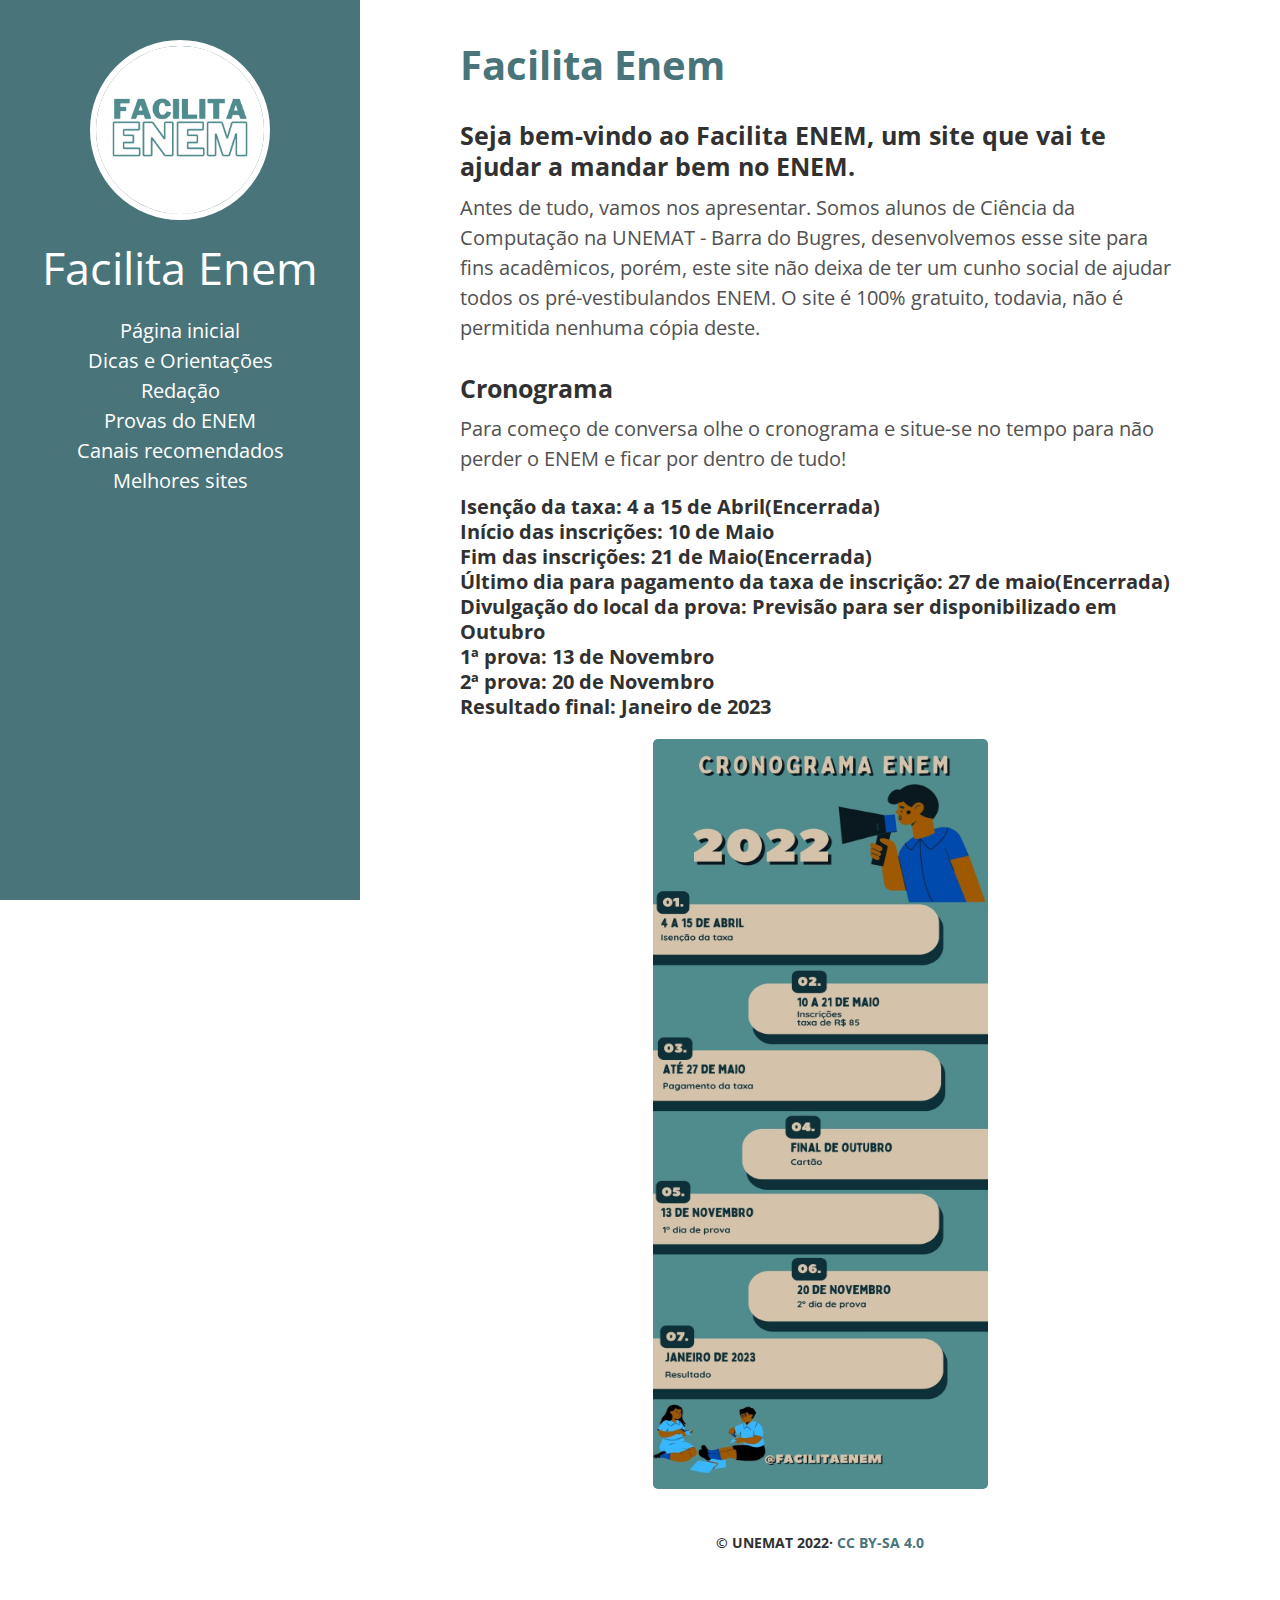
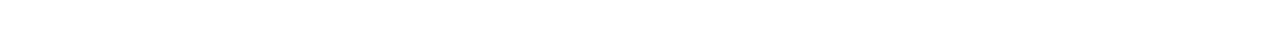
<file: index.html>
<!DOCTYPE html>
<html xmlns="http://www.w3.org/1999/xhtml" xml:lang="en" lang="en">

<head>
  <meta http-equiv="content-type" content="text/html; charset=utf-8">
  <meta name="viewport" content="width=device-width, initial-scale=1.0">
  <meta name="generator" content="Hugo 0.64.1" />

  <title>FACILITA ENEM</title>
     <link rel="icon" type="image/x-icon" href="enem2.png">
  
    <meta name="description" content="" />
  <meta property="og:locale" content="en" />


  <meta property="og:image" content="https://themes.gohugo.io//theme/soho/images/profile.png">


  <meta property="og:type" content="blog" />
  <meta property="og:site_name" content="Facilita Enem" />
  <meta property="og:title" content="Facilita Enem" />
  <meta property="og:description" content="Site com dicas e orientações para você se dar bem no enem" />


  <link type="text/css" rel="stylesheet" href="estilo.css" media="print">

  <link type="text/css" rel="stylesheet" href="estilo2.css">

  <link type="text/css" rel="stylesheet" href="estilo3.css">

  <link rel="stylesheet" href="https://fonts.googleapis.com/css?family=Open+Sans:400,400i,700&display=swap">

  <link rel="stylesheet" href="https://cdnjs.cloudflare.com/ajax/libs/font-awesome/5.12.1/css/all.min.css"
    integrity="sha256-mmgLkCYLUQbXn0B1SRqzHar6dCnv9oZFPEC1g1cwlkk=" crossorigin="anonymous" />

  <link rel="shortcut icon" href="#">

</head>

<body>
  <aside class="sidebar">
    <div class="container">
      <div class="sidebar-about">
        <div class="author-image">
          <img src="enem.png" class="img-circle img-headshot center" alt="Profile Picture">
        </div>
        <h1>Facilita Enem</h1>
      </div>

      <nav>
        <ul class="sidebar-nav">
            <li><a href="index.html">Página inicial</a></li>
            <li><a href="orientacoes.html">Dicas e Orientações</a></li>
            <li><a href="redação.html">Redação</a></li>
            <li><a href="provasEnem.html">Provas do ENEM</a></li>
            <li><a href="canal.html">Canais recomendados</a></li>
            <li><a href="sites.html">Melhores sites</a></li>
        </ul>
    </nav>

    </div>
  </aside>

  <main class="content container">
    <div class="posts">
      <article class="post">
        <h1 class="post-title">
          <a>Facilita Enem</a>
        </h1>

        <div id="meio">
          <h3>
            Seja bem-vindo ao Facilita ENEM, um site que vai te ajudar a mandar bem no ENEM.
          </h3>
          <p>Antes de tudo, vamos nos apresentar. Somos alunos de Ciência da Computação na UNEMAT - Barra do Bugres, desenvolvemos esse site
            para
            fins
            acadêmicos, porém, este site não deixa de ter um cunho social
            de ajudar todos os pré-vestibulandos ENEM. O site é 100% gratuito, todavia, não é permitida nenhuma cópia
            deste.
            <br> </p>
          <h3>Cronograma</h3>
          <p>
            Para começo de conversa olhe o cronograma e situe-se no tempo para não perder o ENEM e ficar por dentro de
            tudo!<br>
          <div id="cronograma">
            <h4> Isenção da taxa: 4 a 15 de Abril(Encerrada)<br>
              Início das inscrições: 10 de Maio<br>
              Fim das inscrições: 21 de Maio(Encerrada)<br>
              Último dia para pagamento da taxa de inscrição: 27 de maio(Encerrada)<br>
              Divulgação do local da prova: Previsão para ser disponibilizado em Outubro<br>
              1ª prova: 13 de Novembro<br>
              2ª prova: 20 de Novembro<br>
              Resultado final: Janeiro de 2023<br>
              <figure>
               <center><img src="cronograma.jpg" width=335 height=750/></center>
              </figure><object width="425" height="350">
            </h4>
          </div>
        </div>
      </article>
    </div>
  </main>

  <br>
  <footer>
    <div class="copyright">
      &copy; UNEMAT 2022· <a href="">CC BY-SA 4.0</a>
    </div>
  </footer>

</body>

</html>
</file>
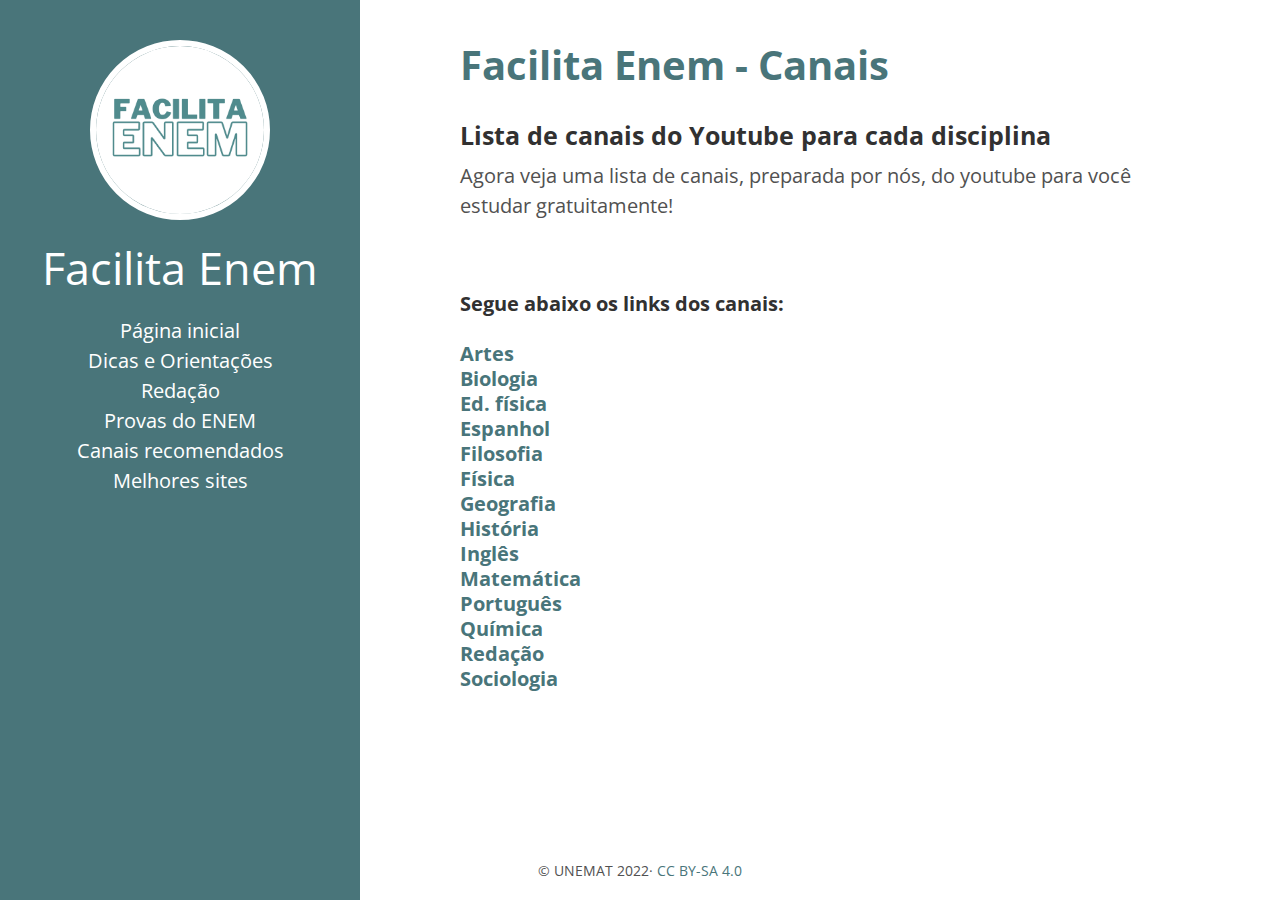
<file: canal.html>
<!DOCTYPE html>
<html xmlns="http://www.w3.org/1999/xhtml" xml:lang="en" lang="en">

<head>
    <meta http-equiv="content-type" content="text/html; charset=utf-8">
    <meta name="viewport" content="width=device-width, initial-scale=1.0">
    <meta name="generator" content="Hugo 0.64.1" />

    <title>FACILITA ENEM</title>
     <link rel="icon" type="image/x-icon" href="enem2.png">

    <meta name="description" content="" />


    <meta property="og:locale" content="en" />


    <meta property="og:image" content="https://themes.gohugo.io//theme/soho/images/profile.png">


    <meta property="og:type" content="blog" />
    <meta property="og:site_name" content="Facilita Enem" />
    <meta property="og:title" content="Facilita Enem" />
    <meta property="og:description" content="Site com dicas e orientações para você arrebentar no enem" />


    <link type="text/css" rel="stylesheet" href="estilo.css" media="print">

    <link type="text/css" rel="stylesheet" href="estilo2.css">

    <link type="text/css" rel="stylesheet" href="estilo3.css">

    <link rel="stylesheet" href="https://fonts.googleapis.com/css?family=Open+Sans:400,400i,700&display=swap">

    <link rel="stylesheet" href="https://cdnjs.cloudflare.com/ajax/libs/font-awesome/5.12.1/css/all.min.css"
        integrity="sha256-mmgLkCYLUQbXn0B1SRqzHar6dCnv9oZFPEC1g1cwlkk=" crossorigin="anonymous" />

    <link rel="shortcut icon" href="#">

</head>

<body>
    <aside class="sidebar">
        <div class="container">
            <div class="sidebar-about">
                <div class="author-image">
                    <img src="enem.png" class="img-circle img-headshot center" alt="Profile Picture">
                </div>
                <h1>Facilita Enem</h1>
            </div>

            <nav>
                <ul class="sidebar-nav">
                    <li><a href="index.html">Página inicial</a></li>
                    <li><a href="orientacoes.html">Dicas e Orientações</a></li>
                    <li><a href="redação.html">Redação</a></li>
                    <li><a href="provasEnem.html">Provas do ENEM</a></li>
                    <li><a href="canal.html">Canais recomendados</a></li>
                    <li><a href="sites.html">Melhores sites</a></li>
                </ul>
            </nav>

        </div>
    </aside>

    <main class="content container">
        <div class="posts">
            <article class="post">
                <h1 class="post-title">
                    <a>Facilita Enem - Canais</a>
                </h1>

                <div id="meio">
                    <h3>Lista de canais do Youtube para cada disciplina</h3>
                    <p>
                        Agora veja uma lista de canais, preparada por nós, do youtube para você estudar
                        gratuitamente!
                    </p><br>
                    <h5>
                        Segue abaixo os links dos canais:<br><br>
                        <div id="list_canais">
                             <a class="list_canais"
                                href="https://www.youtube.com/watch?v=vckXhGsFMus&list=PL8vXuI6zmpdialQfulCLVGKat0DwB6fKX"
                                target="_blank">Artes</a><br>
                            <a class="list_canais"
                                href="https://www.youtube.com/watch?v=jYAtuTcHNqo&list=PL8vXuI6zmpdgu7TOyarRBU42MXOrUJnOS"
                                target="_blank">Biologia</a><br>
                            <a class="list_canais"
                                href="https://www.youtube.com/watch?v=MZ9vaoQfrZ0&list=PL8vXuI6zmpdgRR60A9YGAgwkwnf9QTbsw"
                                target="_blank">Ed.
                                física</a><br>
                            <a class="list_canais"
                                href="https://www.youtube.com/watch?v=rw71xM3yAMg&list=PL8vXuI6zmpdgygmHqu3IYXcMBQTJhmLJc"
                                target="_blank">Espanhol</a><br>
                             <a class="list_canais"
                                href="https://www.youtube.com/watch?v=TIIzrsbx74E&list=PLMra4G0-Z7pOBZjKCxen5cRa6iUMAdYKh"
                                target="_blank">Filosofia</a><br>
                            <a class="list_canais"
                                href="https://www.youtube.com/watch?v=WxvaeW9MgkA&list=PL8vXuI6zmpdiG6QR-LpXXbUYzPz5rOhF2"
                                target="_blank">Física</a><br>
                            <a class="list_canais"
                                href="https://www.youtube.com/watch?v=uWa2WLOveaQ&list=PL2Znz6U0vJHUN75Ujt-HOzJilV4v-xX79"
                                target="_blank">Geografia</a><br>
                           <a class="list_canais"
                                href="https://www.youtube.com/watch?v=EDZVqcvffgQ&list=PLMra4G0-Z7pMYLE-D-ptnHt1IW_Y1hn8H"
                                target="_blank">História</a><br>
                            <a class="list_canais"
                                href="https://www.youtube.com/watch?v=dYv-PCORVOY&list=PL8vXuI6zmpdi5r_8AR3AtCFmj2RXo5ve0"
                                target="_blank">Inglês</a><br>
                             <a class="list_canais"
                                href="https://www.youtube.com/watch?v=0aUEDxYjZg8&list=PLTPg64KdGgYivEK9avhUlxsaJhD0TfpxW"
                                target="_blank">Matemática</a><br>
                            <a class="list_canais"
                                href="https://www.youtube.com/watch?v=J1FWk53P-yY&list=PL8vXuI6zmpdiy2Xhd1Tn4_q974HxDUzox"
                                target="_blank">Português</a><br>
                            <a class="list_canais"
                                href="https://www.youtube.com/watch?v=-TBlw8lDpS8&list=PL8vXuI6zmpdj_YFEHTaBDccdSCC1LVNH0"
                                target="_blank">Química</a><br>
                           <a class="list_canais"
                                href="https://www.youtube.com/watch?v=P-1ZLOdxmE8&list=PLhFNxzLJLH3sUihLp7SpjYyf150XcbBpS"
                                target="_blank">Redação</a><br>
                             <a class="list_canais"
                                href="https://www.youtube.com/watch?v=ZdIrgqd7keI&list=PLMra4G0-Z7pMnBecUK6b8VpwDceBI7xcE"
                                target="_blank">Sociologia</a><br>                        </div>
                    </h5><br>
                </div>
            </article>
        </div>
    </main>

    <footer>
        <div class="copyright">
            &copy; UNEMAT 2022· <a href="">CC BY-SA 4.0</a>
        </div>
    </footer>
</body>

</html>
</file>
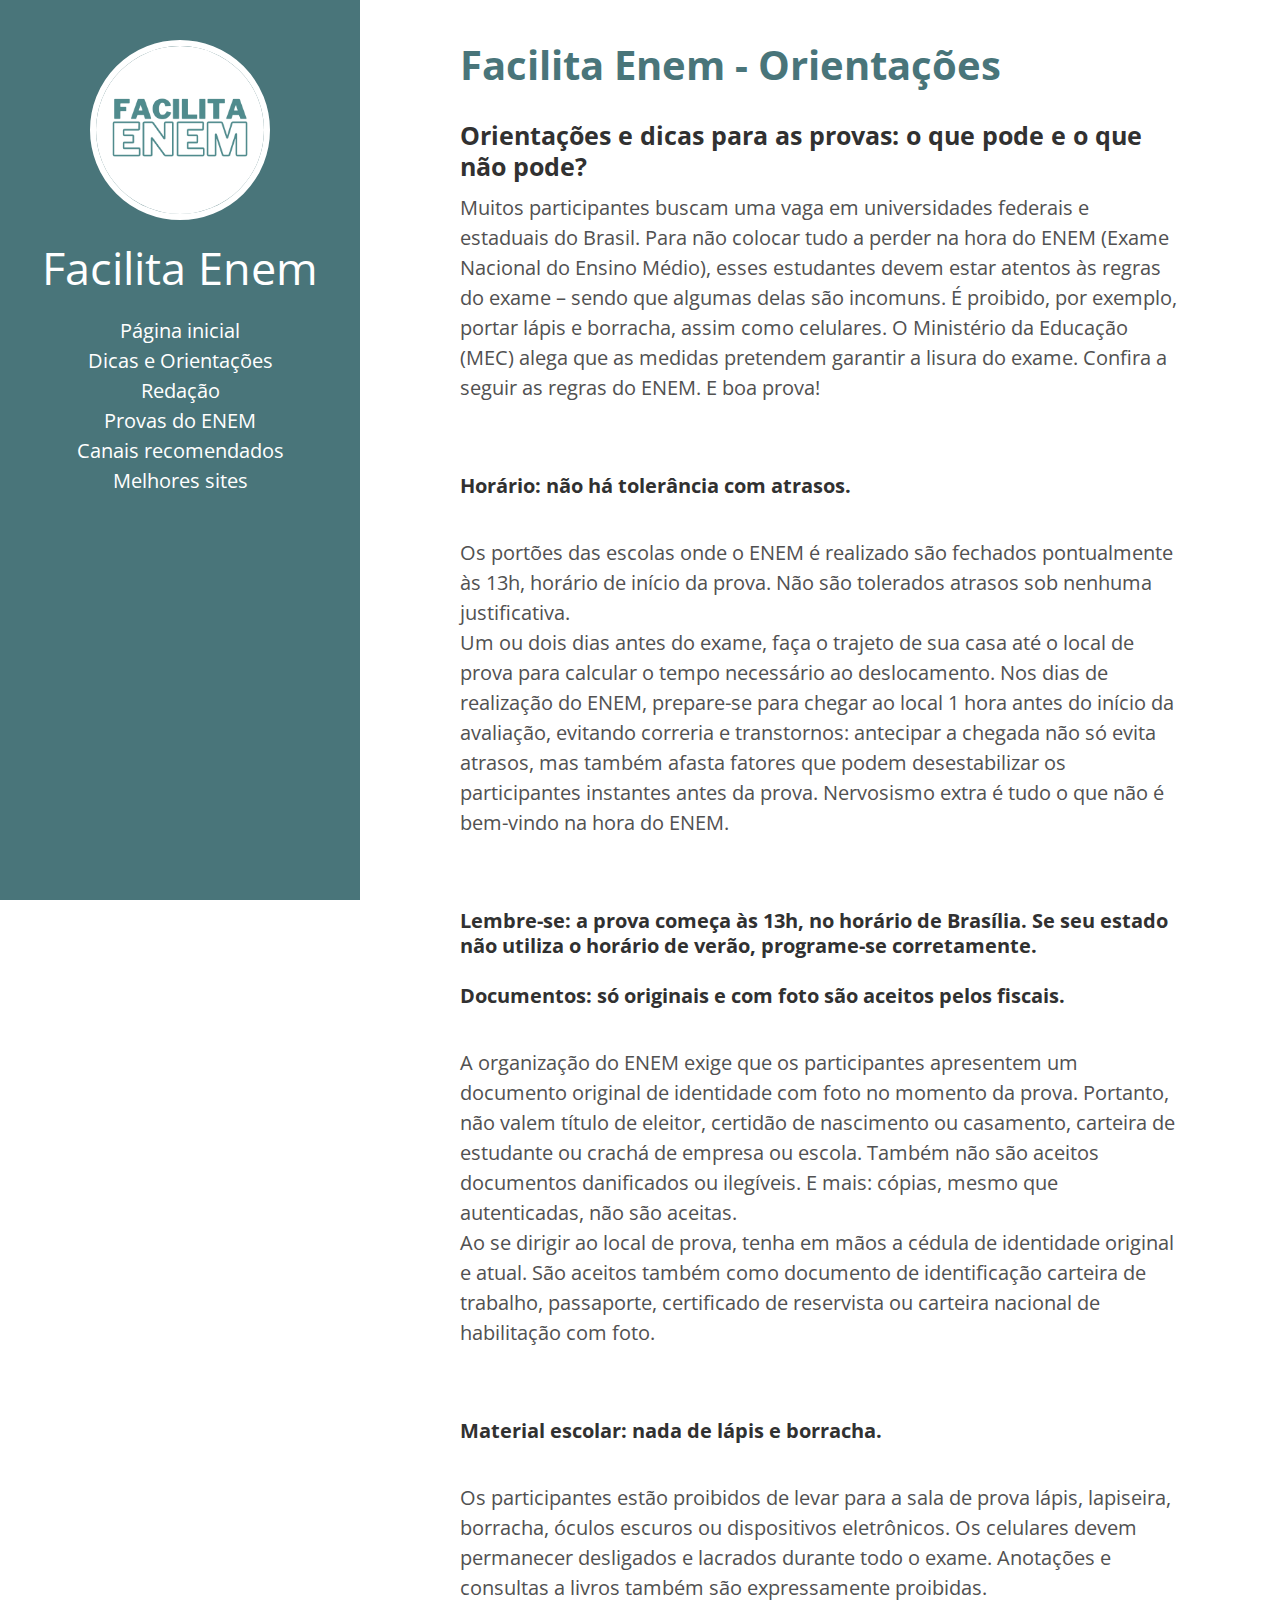
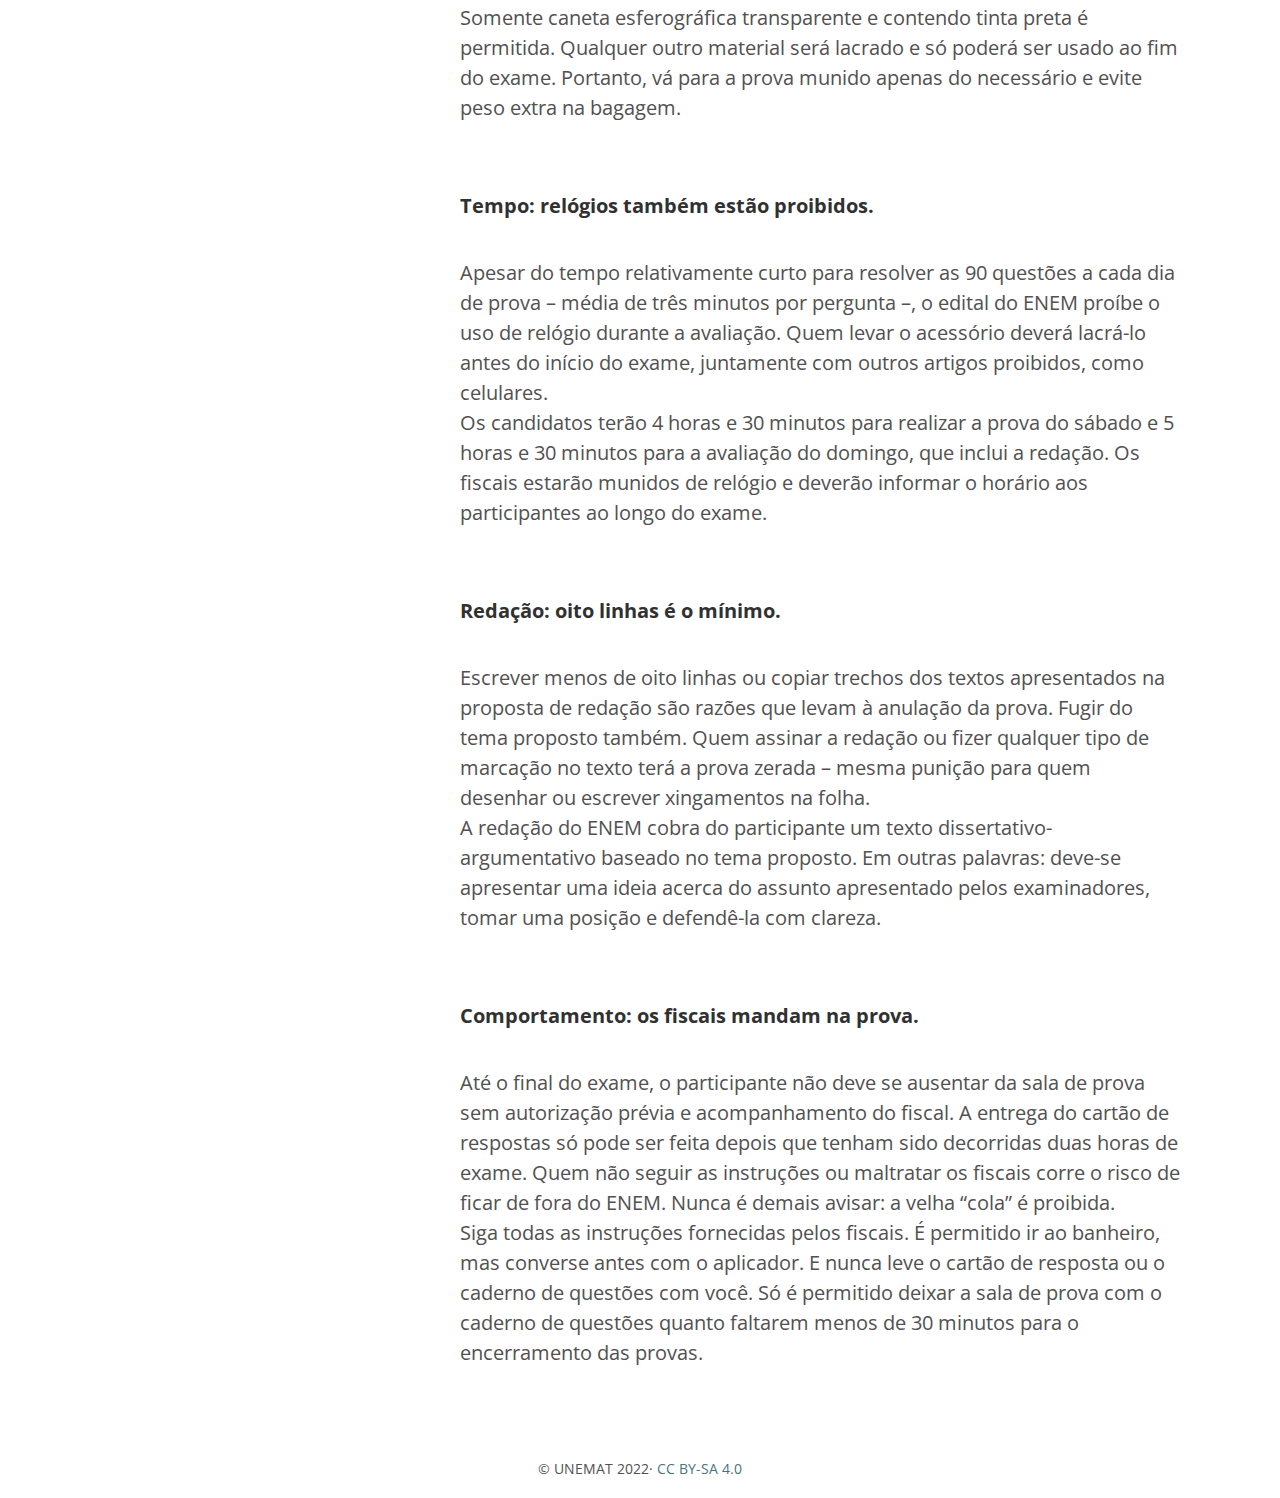
<file: orientacoes.html>
<!DOCTYPE html>
<html xmlns="http://www.w3.org/1999/xhtml" xml:lang="en" lang="en">

<head>
    <meta http-equiv="content-type" content="text/html; charset=utf-8">
    <meta name="viewport" content="width=device-width, initial-scale=1.0">
    <meta name="generator" content="Hugo 0.64.1" />

    <title>FACILITA ENEM</title>
     <link rel="icon" type="image/x-icon" href="enem2.png">

    <meta name="description" content="" />


    <meta property="og:locale" content="en" />


    <meta property="og:image" content="https://themes.gohugo.io//theme/soho/images/profile.png">


    <meta property="og:type" content="blog" />
    <meta property="og:site_name" content="Facilita Enem" />
    <meta property="og:title" content="Facilita Enem" />
    <meta property="og:description" content="Site com dicas e orientações para você arrebentar no enem" />


    <link type="text/css" rel="stylesheet" href="estilo.css" media="print">

    <link type="text/css" rel="stylesheet" href="estilo2.css">

    <link type="text/css" rel="stylesheet" href="estilo3.css">

    <link rel="stylesheet" href="https://fonts.googleapis.com/css?family=Open+Sans:400,400i,700&display=swap">

    <link rel="stylesheet" href="https://cdnjs.cloudflare.com/ajax/libs/font-awesome/5.12.1/css/all.min.css"
        integrity="sha256-mmgLkCYLUQbXn0B1SRqzHar6dCnv9oZFPEC1g1cwlkk=" crossorigin="anonymous" />

    <link rel="shortcut icon" href="#">

</head>

<body>
    <aside class="sidebar">
        <div class="container">
            <div class="sidebar-about">
                <div class="author-image">
                    <img src="enem.png" class="img-circle img-headshot center" alt="Profile Picture">
                </div>
                <h1>Facilita Enem</h1>
            </div>

            <nav>
                <ul class="sidebar-nav">
                    <li><a href="index.html">Página inicial</a></li>
                    <li><a href="orientacoes.html">Dicas e Orientações</a></li>
                    <li><a href="redação.html">Redação</a></li>
                    <li><a href="provasEnem.html">Provas do ENEM</a></li>
                    <li><a href="canal.html">Canais recomendados</a></li>
                    <li><a href="sites.html">Melhores sites</a></li>
                </ul>
            </nav>

        </div>
    </aside>

    <main class="content container">
        <div class="posts">
            <article class="post">
                <h1 class="post-title">
                    <a>Facilita Enem - Orientações</a>
                </h1>

                <div id="meio">
                    <h3>Orientações e dicas para as provas: o que pode e o que não pode?</h3>
                    <p>Muitos participantes buscam uma vaga em universidades federais e estaduais
                        do Brasil. Para não colocar tudo a perder na hora do ENEM (Exame Nacional
                        do Ensino Médio), esses estudantes devem estar atentos às regras do exame
                        – sendo que algumas delas são incomuns. É proibido, por exemplo, portar
                        lápis e borracha, assim como celulares. O Ministério da Educação (MEC)
                        alega que as medidas pretendem garantir a lisura do exame. Confira a seguir
                        as regras do ENEM. E boa prova!
                    </p><br>
                    <h5>
                        Horário: não há tolerância com atrasos.
                    </h5><br>
                    <p>
                        Os portões das escolas onde o ENEM é realizado são fechados pontualmente
                        às 13h, horário de início da prova. Não são tolerados atrasos sob nenhuma
                        justificativa.

                        <br>

                        Um ou dois dias antes do exame, faça o trajeto de sua casa até o local
                        de prova para calcular o tempo necessário ao deslocamento. Nos dias de
                        realização do ENEM, prepare-se para chegar ao local 1 hora antes do
                        início da avaliação, evitando correria e transtornos: antecipar a chegada
                        não só evita atrasos, mas também afasta fatores que podem desestabilizar
                        os participantes instantes antes da prova. Nervosismo extra é tudo o que
                        não é bem-vindo na hora do ENEM.
                    </p><br>
                    <h5>
                        Lembre-se: a prova começa às 13h, no horário de Brasília. Se seu estado
                        não utiliza o horário de verão, programe-se corretamente.
                        <br>
                        <br>Documentos: só originais e com foto são aceitos pelos fiscais.
                    </h5><br>
                    <p>
                        A organização do ENEM exige que os participantes apresentem um documento
                        original de identidade com foto no momento da prova. Portanto, não valem
                        título de eleitor, certidão de nascimento ou casamento, carteira de estudante
                        ou crachá de empresa ou escola. Também não são aceitos documentos danificados
                        ou ilegíveis. E mais: cópias, mesmo que autenticadas, não são aceitas.

                        <br>

                        Ao se dirigir ao local de prova, tenha em mãos a cédula de identidade
                        original e atual. São aceitos também como documento de identificação
                        carteira de trabalho, passaporte, certificado de reservista ou carteira
                        nacional de habilitação com foto.
                    </p><br>
                    <h5>
                        Material escolar: nada de lápis e borracha.
                    </h5><br>
                    <p>
                        Os participantes estão proibidos de levar para a sala de prova lápis,
                        lapiseira, borracha, óculos escuros ou dispositivos eletrônicos. Os
                        celulares devem permanecer desligados e lacrados durante todo o exame.
                        Anotações e consultas a livros também são expressamente proibidas.

                        <br>

                        Somente caneta esferográfica transparente e contendo tinta preta é
                        permitida. Qualquer outro material será lacrado e só poderá ser usado
                        ao fim do exame. Portanto, vá para a prova munido apenas do necessário
                        e evite peso extra na bagagem.
                    </p><br>
                    <h5>
                        Tempo: relógios também estão proibidos.
                    </h5><br>
                    <p>
                        Apesar do tempo relativamente curto para resolver as 90 questões a
                        cada dia de prova – média de três minutos por pergunta –, o edital
                        do ENEM proíbe o uso de relógio durante a avaliação. Quem levar o
                        acessório deverá lacrá-lo antes do início do exame, juntamente com
                        outros artigos proibidos, como celulares.

                        <br>

                        Os candidatos terão 4 horas e 30 minutos para realizar a prova do
                        sábado e 5 horas e 30 minutos para a avaliação do domingo, que inclui
                        a redação. Os fiscais estarão munidos de relógio e deverão informar o
                        horário aos participantes ao longo do exame.
                    </p><br>
                    <h5>
                        Redação: oito linhas é o mínimo.
                    </h5><br>
                    <p>
                        Escrever menos de oito linhas ou copiar trechos dos textos apresentados
                        na proposta de redação são razões que levam à anulação da prova. Fugir
                        do tema proposto também. Quem assinar a redação ou fizer qualquer tipo
                        de marcação no texto terá a prova zerada – mesma punição para quem
                        desenhar ou escrever xingamentos na folha.

                        <br>

                        A redação do ENEM cobra do participante um texto dissertativo-argumentativo
                        baseado no tema proposto. Em outras palavras: deve-se apresentar uma ideia
                        acerca do assunto apresentado pelos examinadores, tomar uma posição e
                        defendê-la com clareza.
                    </p><br>
                    <h5>
                        Comportamento: os fiscais mandam na prova.
                    </h5><br>
                    <p>
                        Até o final do exame, o participante não deve se ausentar da sala de prova
                        sem autorização prévia e acompanhamento do fiscal. A entrega do cartão de
                        respostas só pode ser feita depois que tenham sido decorridas duas horas
                        de exame. Quem não seguir as instruções ou maltratar os fiscais corre o
                        risco de ficar de fora do ENEM. Nunca é demais avisar: a velha “cola” é
                        proibida.

                        <br>

                        Siga todas as instruções fornecidas pelos fiscais. É permitido ir ao
                        banheiro, mas converse antes com o aplicador. E nunca leve o cartão de
                        resposta ou o caderno de questões com você. Só é permitido deixar a sala
                        de prova com o caderno de questões quanto faltarem menos de 30 minutos
                        para o encerramento das provas.
                    </p><br>
                </div>
            </article>
        </div>
    </main>

    <footer>
        <div class="copyright">
            &copy; UNEMAT 2022· <a href="">CC BY-SA 4.0</a>
        </div>
    </footer>

</body>

</html>
</file>
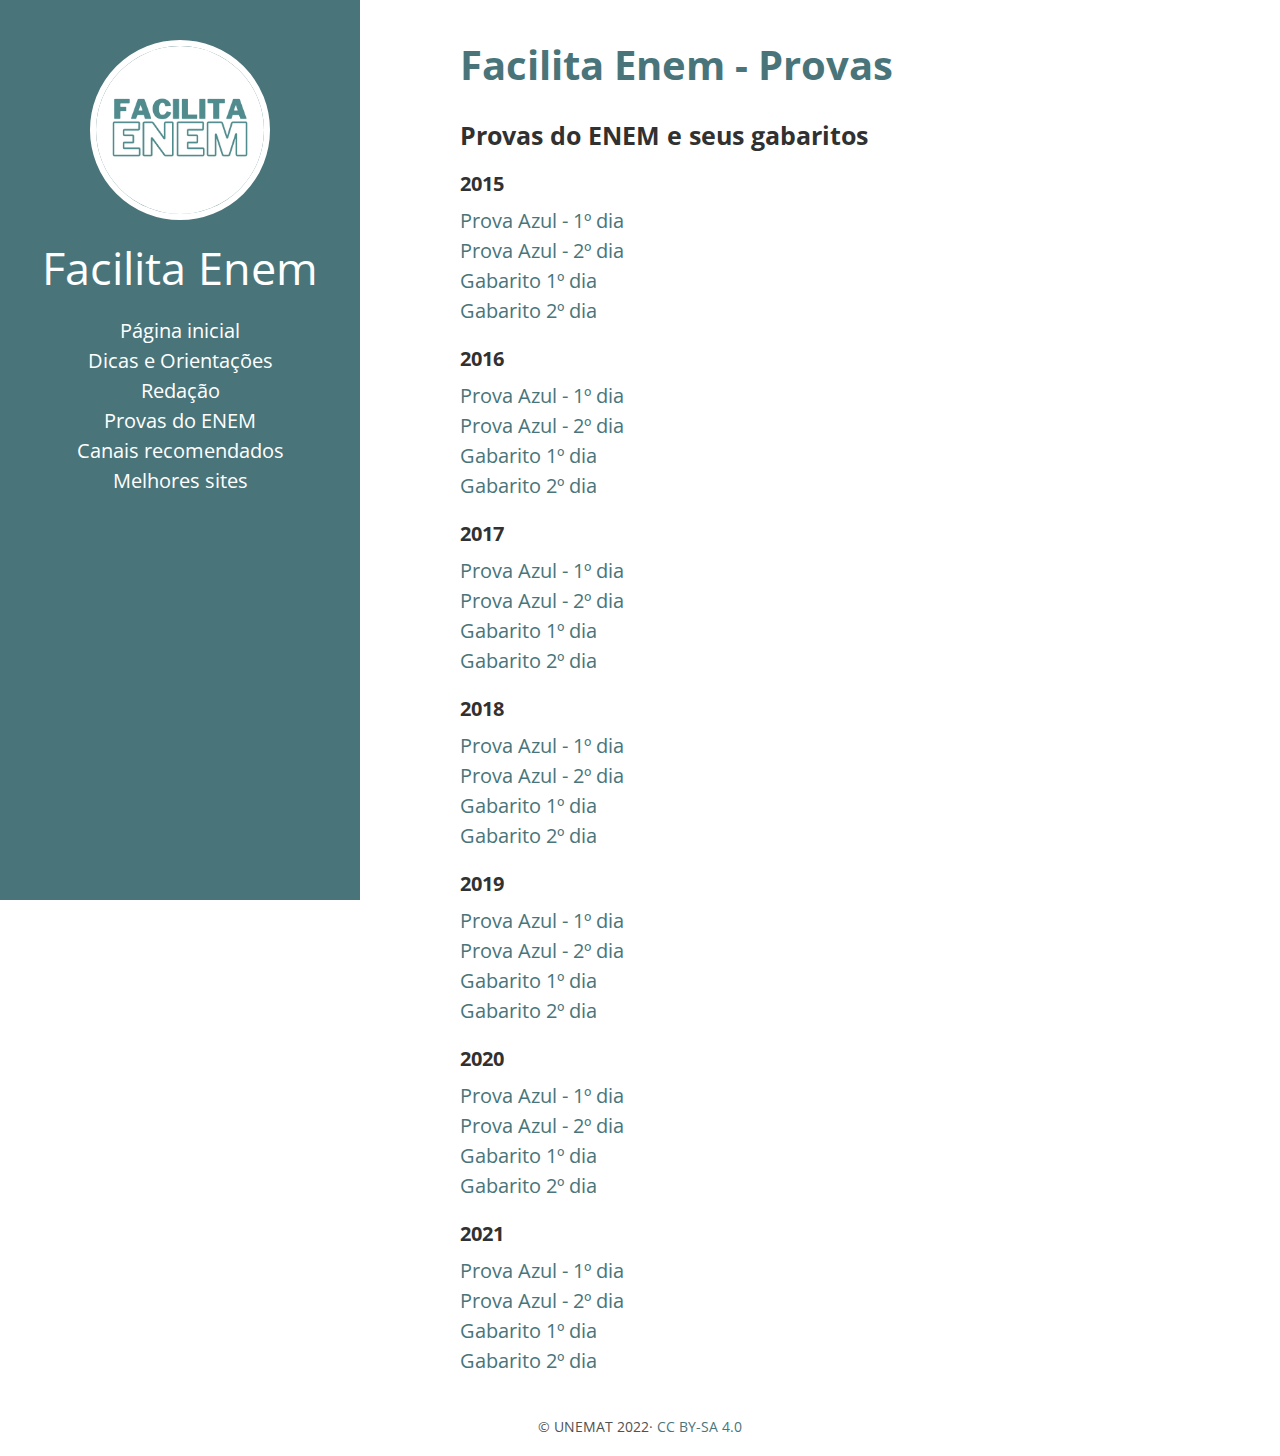
<file: provasEnem.html>
<!DOCTYPE html>
<html xmlns="http://www.w3.org/1999/xhtml" xml:lang="en" lang="en">

<head>
  <meta http-equiv="content-type" content="text/html; charset=utf-8">
  <meta name="viewport" content="width=device-width, initial-scale=1.0">
  <meta name="generator" content="Hugo 0.64.1" />

  <title>FACILITA ENEM</title>
   <link rel="icon" type="image/x-icon" href="enem2.png">

  <meta name="description" content="" />


  <meta property="og:locale" content="en" />


  <meta property="og:image" content="https://themes.gohugo.io//theme/soho/images/profile.png">


  <meta property="og:type" content="blog" />
  <meta property="og:site_name" content="Facilita Enem" />
  <meta property="og:title" content="Facilita Enem" />
  <meta property="og:description" content="Site com dicas e orientações para você arrebentar no enem" />


  <link type="text/css" rel="stylesheet" href="estilo.css" media="print">

  <link type="text/css" rel="stylesheet" href="estilo2.css">

  <link type="text/css" rel="stylesheet" href="estilo3.css">

  <link rel="stylesheet" href="https://fonts.googleapis.com/css?family=Open+Sans:400,400i,700&display=swap">

  <link rel="stylesheet" href="https://cdnjs.cloudflare.com/ajax/libs/font-awesome/5.12.1/css/all.min.css"
    integrity="sha256-mmgLkCYLUQbXn0B1SRqzHar6dCnv9oZFPEC1g1cwlkk=" crossorigin="anonymous" />

  <link rel="shortcut icon" href="#">

</head>

<body>
  <aside class="sidebar">
    <div class="container">
      <div class="sidebar-about">
        <div class="author-image">
          <img src="enem.png" class="img-circle img-headshot center" alt="Profile Picture">
        </div>
        <h1>Facilita Enem</h1>
      </div>

      <nav>
        <ul class="sidebar-nav">
            <li><a href="index.html">Página inicial</a></li>
            <li><a href="orientacoes.html">Dicas e Orientações</a></li>
            <li><a href="redação.html">Redação</a></li>
            <li><a href="provasEnem.html">Provas do ENEM</a></li>
            <li><a href="canal.html">Canais recomendados</a></li>
            <li><a href="sites.html">Melhores sites</a></li>
        </ul>
    </nav>

    </div>
  </aside>

  <main class="content container">
    <div class="posts">
      <article class="post">
        <h1 class="post-title">
          <a>Facilita Enem - Provas</a>
        </h1>

        <div id="meio">
          <h3>Provas do ENEM e seus gabaritos<br></h3>
          <div id="bloco1_provas">
            <h4>2015</h4>
            <a class="provas"
              href="https://www.infoenem.com.br/wp-content/uploads/2011/10/CAD_ENEM-2015_DIA-1_01_AZUL.pdf"
              target="_blank">Prova Azul - 1º dia</a><br>
            <a class="provas"
              href="https://www.infoenem.com.br/wp-content/uploads/2011/10/CAD_ENEM-2015_DIA-2_07_AZUL.pdf"
              target="_blank">Prova Azul - 2º dia</a><br>
            <a class="provas" href="https://www.infoenem.com.br/wp-content/uploads/2011/10/caderno_1_azul_sabado.pdf"
              target="_blank">Gabarito 1º dia</a><br>
            <a class="provas" href="https://www.infoenem.com.br/wp-content/uploads/2011/10/caderno_7_azul_domingo.pdf"
              target="_blank">Gabarito 2º dia</a><br>
            <h4>2016</h4>
            <a class="provas"
              href="https://www.infoenem.com.br/wp-content/uploads/2011/10/CAD_ENEM_2016_DIA_1_01_AZUL.pdf"
              target="_blank">Prova Azul - 1º dia</a><br>
            <a class="provas"
              href="https://www.infoenem.com.br/wp-content/uploads/2011/10/CAD_ENEM_2016_DIA_2_07_AZUL.pdf"
              target="_blank">Prova Azul - 2º dia</a><br>
            <a class="provas"
              href="https://www.infoenem.com.br/wp-content/uploads/2011/10/GAB_ENEM_2016_DIA_1_01_AZUL.pdf"
              target="_blank">Gabarito 1º dia</a><br>
            <a class="provas"
              href="https://www.infoenem.com.br/wp-content/uploads/2011/10/GAB_ENEM_2016_DIA_2_07_AZUL.pdf"
              target="_blank">Gabarito 2º dia</a><br>
          </div>
          <div id="bloco2_provas">
            <h4>2017</h4>
            <a class="provas"
              href="http://download.inep.gov.br/educacao_basica/enem/provas/2017/cad_1_prova_azul_5112017.pdf"
              target="_blank">Prova Azul - 1º dia</a><br>
            <a class="provas"
              href="http://download.inep.gov.br/educacao_basica/enem/provas/2017/cad_7_prova_azul_12112017.pdf"
              target="_blank">Prova Azul - 2º dia</a><br>
            <a class="provas"
              href="http://download.inep.gov.br/educacao_basica/enem/gabaritos/2017/cad_1_gabarito_azul_5112017.pdf"
              target="_blank">Gabarito 1º dia</a><br>
            <a class="provas"
              href="http://download.inep.gov.br/educacao_basica/enem/gabaritos/2017/cad_7_gabarito_azul_12112017.pdf"
              target="_blank">Gabarito 2º dia</a><br>
            <h4>2018</h4>
            <a class="provas" href="http://download.inep.gov.br/educacao_basica/enem/provas/2018/1DIA_01_AZUL_BAIXA.pdf"
              target="_blank">Prova Azul - 1º dia</a><br>
            <a class="provas" href="http://download.inep.gov.br/educacao_basica/enem/provas/2018/2DIA_07_AZUL_BAIXA.pdf"
              target="_blank">Prova Azul - 2º dia</a><br>
            <a class="provas"
              href="http://download.inep.gov.br/educacao_basica/enem/gabaritos/2018/GAB_ENEM_2018_DIA_1_AZUL.pdf"
              target="_blank">Gabarito 1º dia</a><br>
            <a class="provas"
              href="http://download.inep.gov.br/educacao_basica/enem/gabaritos/2018/GAB_ENEM_2018_DIA_2_AZUL.pdf"
              target="_blank">Gabarito 2º dia</a><br>
            <h4>2019</h4>
            <a class="provas"
              href="http://download.inep.gov.br/educacao_basica/enem/provas/2019/caderno_de_questoes_1_dia_caderno_1_azul_aplicacao_regular.pdf"
              target="_blank">Prova Azul - 1º dia</a><br>
            <a class="provas"
              href="http://download.inep.gov.br/educacao_basica/enem/provas/2019/caderno_de_questoes_2_dia_caderno_7_azul_aplicacao_regular.pdf"
              target="_blank">Prova Azul - 2º dia</a><br>
            <a class="provas"
              href="http://download.inep.gov.br/educacao_basica/enem/gabaritos/2019/gabarito_1_dia_caderno_1_azul_aplicacao_regular.pdf"
              target="_blank">Gabarito 1º dia</a><br>
            <a class="provas"
              href="http://download.inep.gov.br/educacao_basica/enem/gabaritos/2019/gabarito_2_dia_caderno_7_azul_aplicacao_regular.pdf"
              target="_blank">Gabarito 2º dia</a><br>
              <h4>2020</h4>
              <a class="provas"
                href="https://s4.static.brasilescola.uol.com.br/enem/2021/01/1-dia-caderno1-azul-prova.pdf"
                target="_blank">Prova Azul - 1º dia</a><br>
              <a class="provas"
                href="https://s3.static.brasilescola.uol.com.br/enem/2021/01/2-dia-caderno7-azul-prova.pdf"
                target="_blank">Prova Azul - 2º dia</a><br>
              <a class="provas"
                href="https://s1.static.brasilescola.uol.com.br/enem/2021/01/gabarito-azul-1-dia-atualizado.pdf"
                target="_blank">Gabarito 1º dia</a><br>
              <a class="provas"
                href="https://s2.static.brasilescola.uol.com.br/enem/2021/01/2-dia-caderno7-azul-gabarito.pdf"
                target="_blank">Gabarito 2º dia</a><br>
                <h4>2021</h4>
                <a class="provas"
                  href="https://download.inep.gov.br/enem/provas_e_gabaritos/2021_PV_impresso_D1_CD1.pdf"
                  target="_blank">Prova Azul - 1º dia</a><br>
                <a class="provas"
                  href="https://download.inep.gov.br/enem/provas_e_gabaritos/2021_PV_impresso_D2_CD7.pdf"
                  target="_blank">Prova Azul - 2º dia</a><br>
                <a class="provas"
                  href="https://download.inep.gov.br/enem/provas_e_gabaritos/2021_GB_impresso_D1_CD1.pdf"
                  target="_blank">Gabarito 1º dia</a><br>
                <a class="provas"
                  href="https://download.inep.gov.br/enem/provas_e_gabaritos/2021_GB_impresso_D2_CD7.pdf"
                  target="_blank">Gabarito 2º dia</a><br>
          </div>
        </div>
      </article>
    </div>
  </main>

  <footer>
    <div class="copyright">
      &copy; UNEMAT 2022· <a href="">CC BY-SA 4.0</a>
    </div>
  </footer>

</body>

</html>
</file>
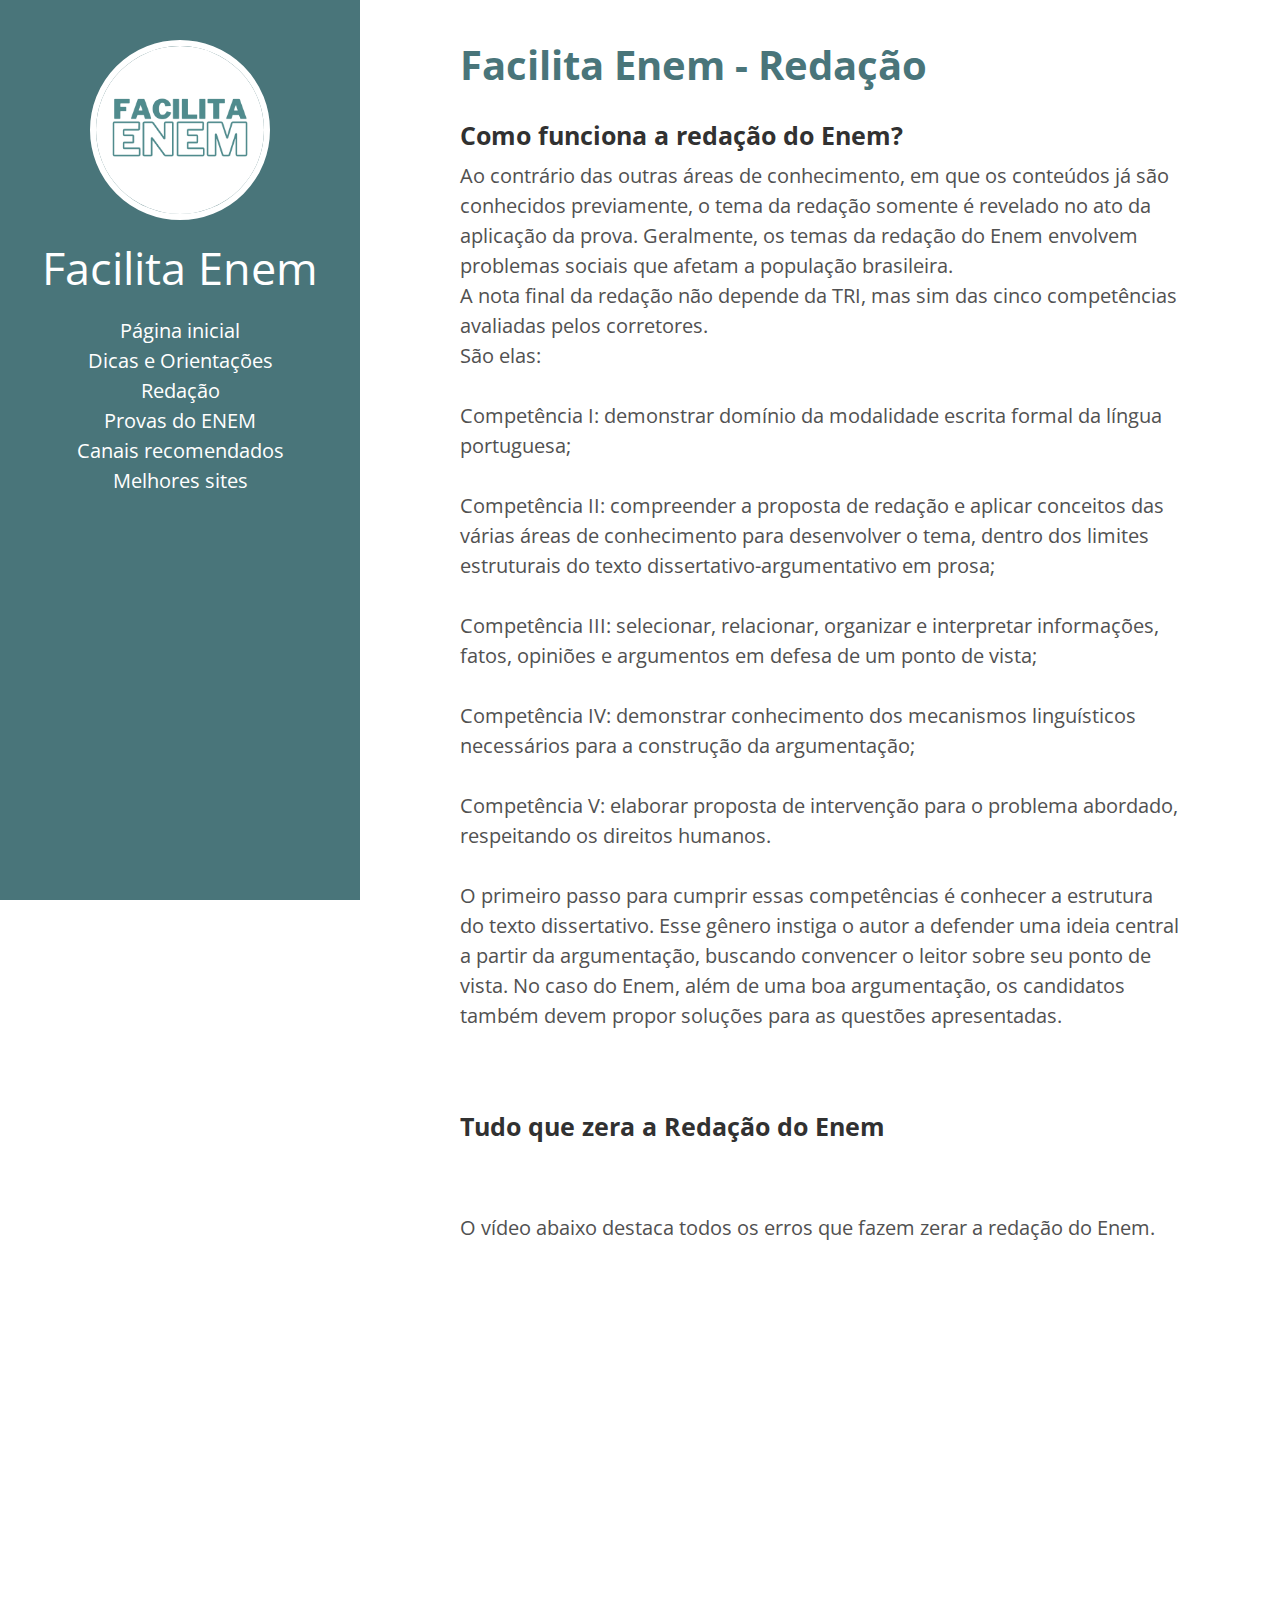
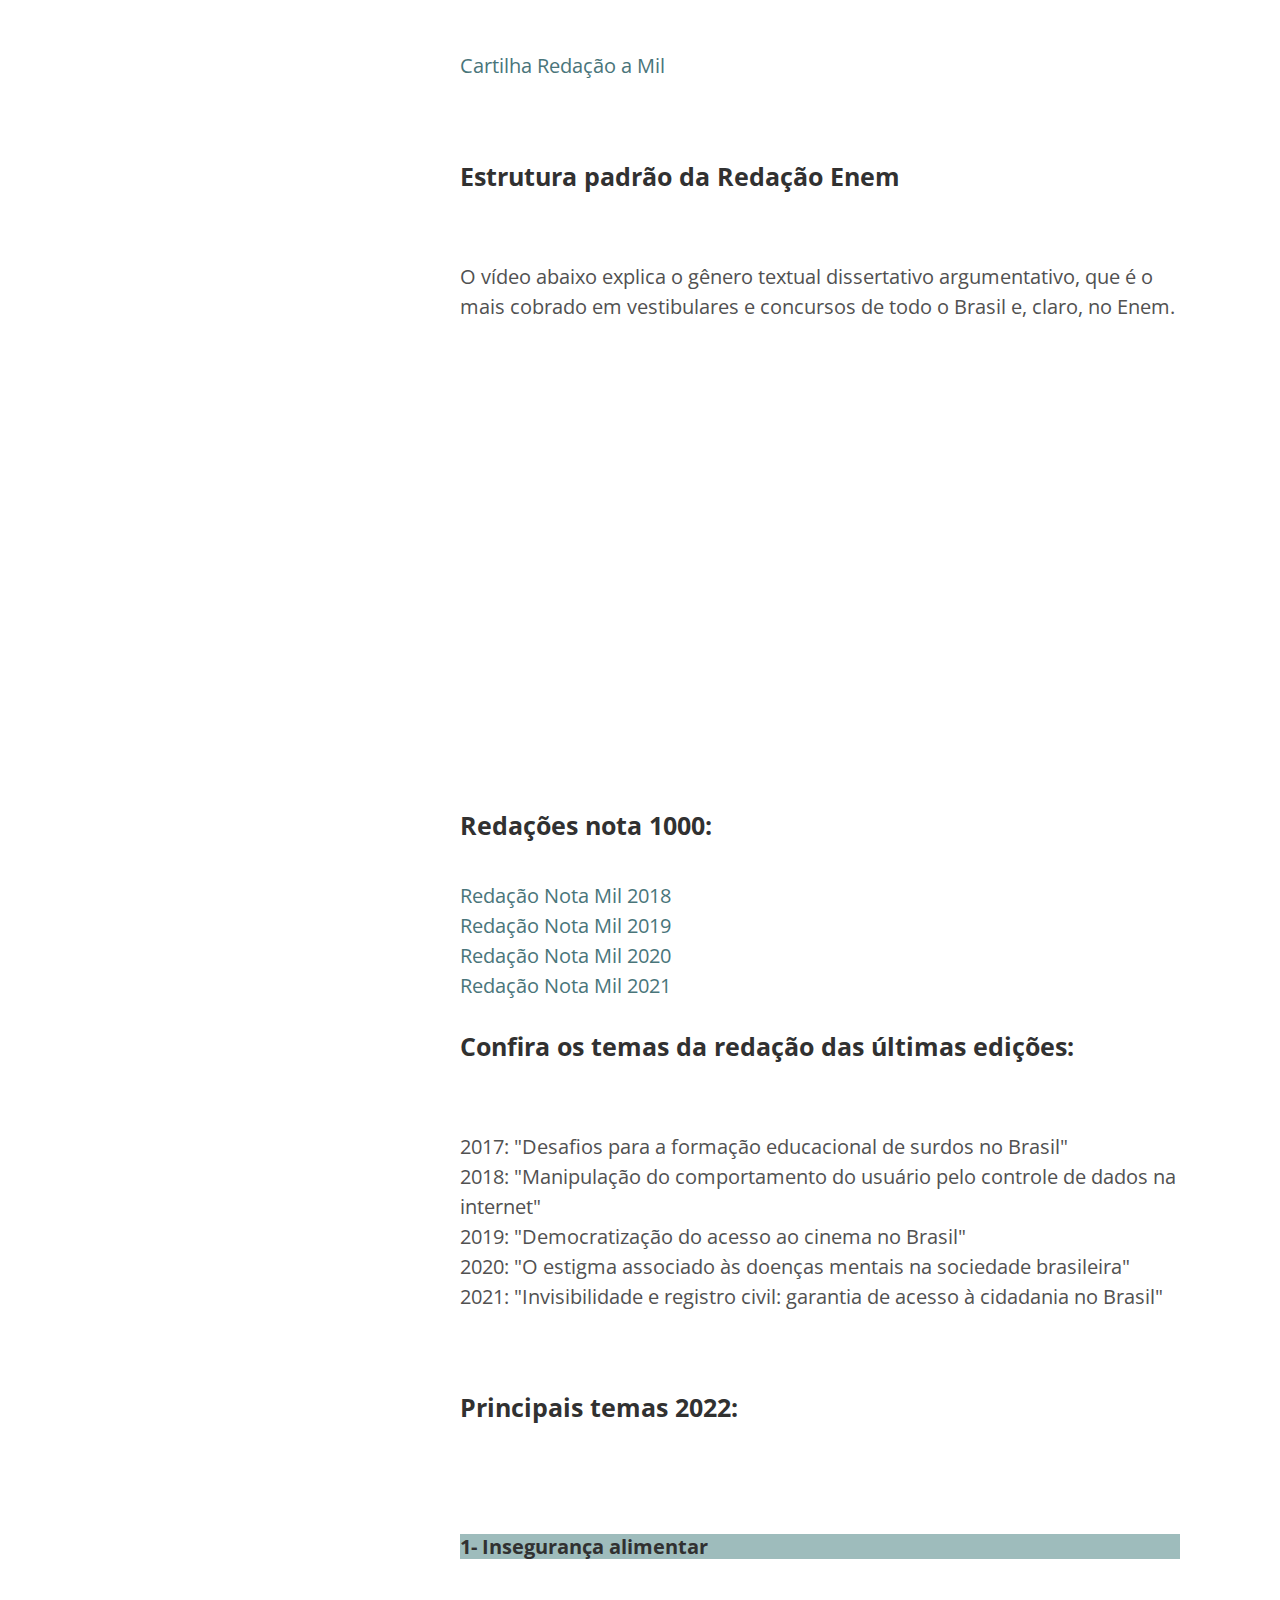
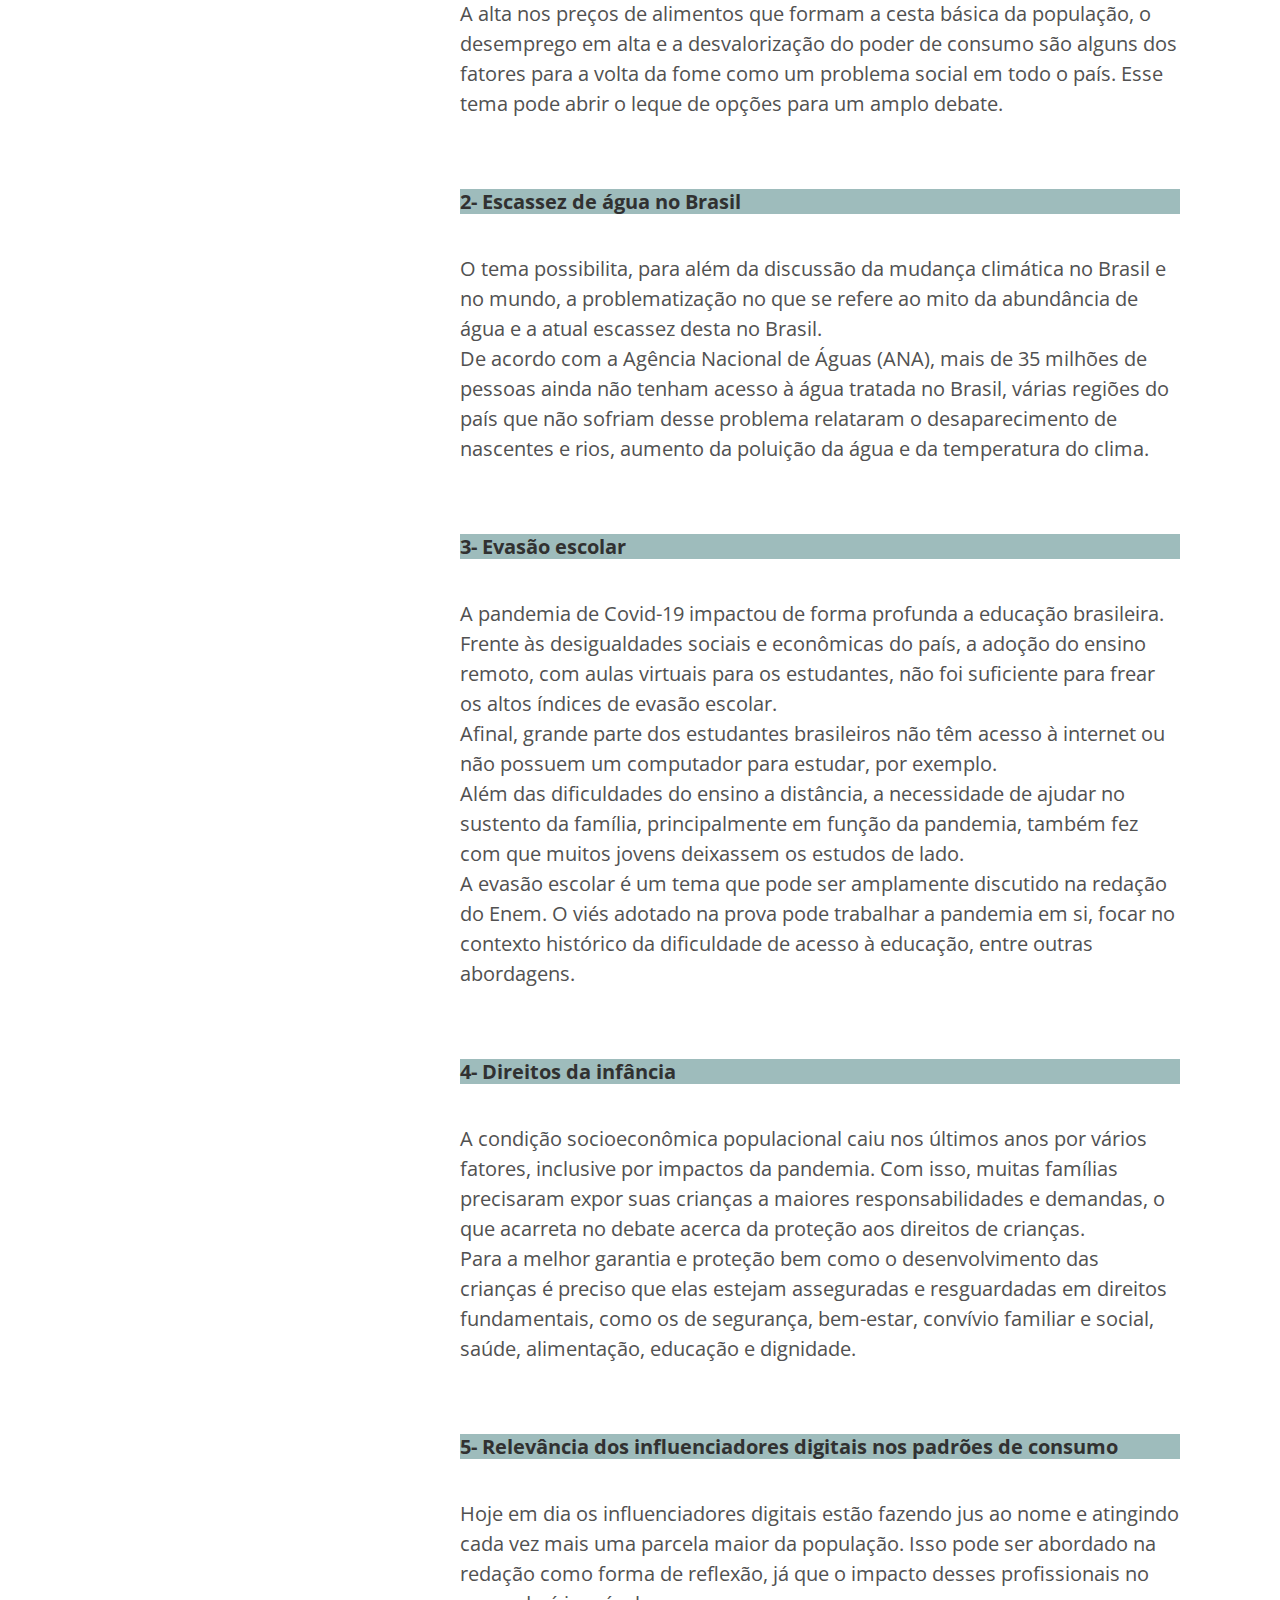
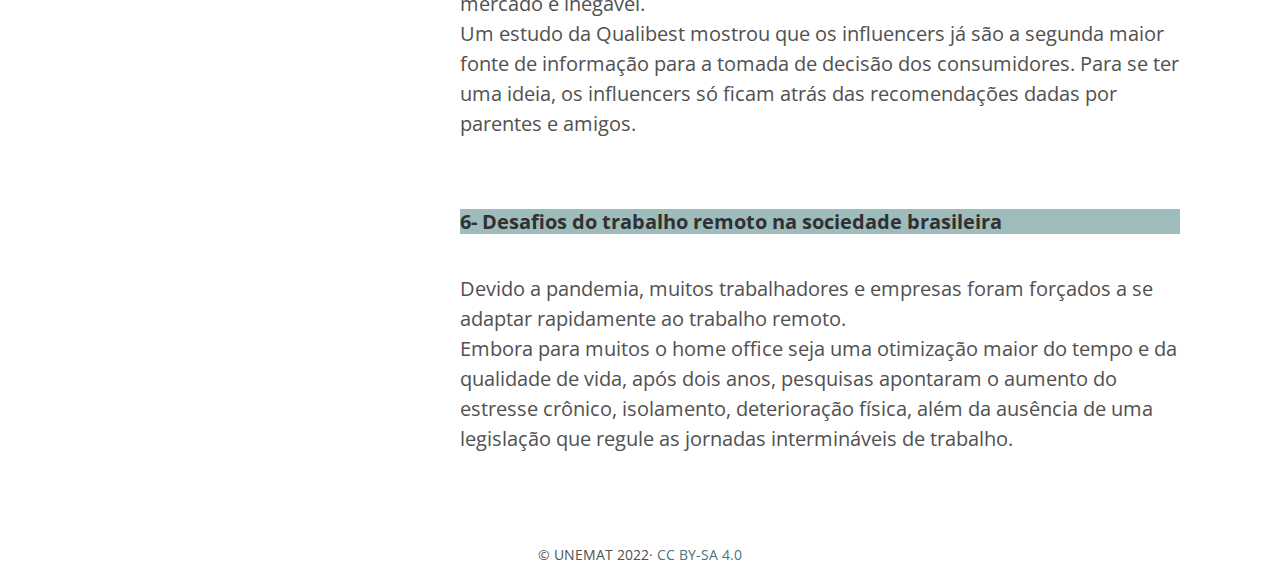
<file: redação.html>
<!DOCTYPE html>
<html xmlns="http://www.w3.org/1999/xhtml" xml:lang="en" lang="en">

<head>
    <meta http-equiv="content-type" content="text/html; charset=utf-8">
    <meta name="viewport" content="width=device-width, initial-scale=1.0">
    <meta name="generator" content="Hugo 0.64.1" />

    <title>FACILITA ENEM</title>
     <link rel="icon" type="image/x-icon" href="enem2.png">

    <meta name="description" content="" />


    <meta property="og:locale" content="en" />


    <meta property="og:image" content="https://themes.gohugo.io//theme/soho/images/profile.png">


    <meta property="og:type" content="blog" />
    <meta property="og:site_name" content="Facilita Enem" />
    <meta property="og:title" content="Facilita Enem" />
    <meta property="og:description" content="Site com dicas e orientações para você arrebentar no enem" />


    <link type="text/css" rel="stylesheet" href="estilo.css" media="print">

    <link type="text/css" rel="stylesheet" href="estilo2.css">

    <link type="text/css" rel="stylesheet" href="estilo3.css">

    <link rel="stylesheet" href="https://fonts.googleapis.com/css?family=Open+Sans:400,400i,700&display=swap">

    <link rel="stylesheet" href="https://cdnjs.cloudflare.com/ajax/libs/font-awesome/5.12.1/css/all.min.css"
        integrity="sha256-mmgLkCYLUQbXn0B1SRqzHar6dCnv9oZFPEC1g1cwlkk=" crossorigin="anonymous" />

    <link rel="shortcut icon" href="#">

</head>

<body>
    <aside class="sidebar">
        <div class="container">
            <div class="sidebar-about">
                <div class="author-image">
                    <img src="enem.png" class="img-circle img-headshot center" alt="Profile Picture">
                </div>
                <h1>Facilita Enem</h1>
            </div>

            <nav>
                <ul class="sidebar-nav">
                    <li><a href="index.html">Página inicial</a></li>
                    <li><a href="orientacoes.html">Dicas e Orientações</a></li>
                    <li><a href="redação.html">Redação</a></li>
                    <li><a href="provasEnem.html">Provas do ENEM</a></li>
                    <li><a href="canal.html">Canais recomendados</a></li>
                    <li><a href="sites.html">Melhores sites</a></li>
                </ul>
            </nav>

        </div>
    </aside>

    <main class="content container">
        <div class="posts">
            <article class="post">
                <h1 class="post-title">
                    <a>Facilita Enem - Redação</a>
                </h1>

                <div id="meio">
                    <h3>Como funciona a redação do Enem?</h3>
                    <p>Ao contrário das outras áreas de conhecimento, em que os conteúdos já são conhecidos previamente,
                        o tema da redação somente é revelado no ato da aplicação da prova. Geralmente, os temas da
                        redação do Enem envolvem problemas sociais que afetam a população brasileira.
                        <br />A nota final da redação não depende da TRI, mas sim das cinco competências avaliadas pelos
                        corretores.
                        <br /> São elas:
                        <br />
                        <br />Competência I: demonstrar domínio da modalidade escrita formal da língua portuguesa;
                        <br />
                        <br />Competência II: compreender a proposta de redação e aplicar conceitos das várias áreas de
                        conhecimento para desenvolver o tema, dentro dos limites estruturais do texto
                        dissertativo-argumentativo em prosa;
                        <br />
                        <br />Competência III: selecionar, relacionar, organizar e interpretar informações, fatos,
                        opiniões e argumentos em defesa de um ponto de vista;
                        <br />
                        <br />Competência IV: demonstrar conhecimento dos mecanismos linguísticos necessários para a
                        construção da argumentação;
                        <br />
                        <br />Competência V: elaborar proposta de intervenção para o problema abordado, respeitando os
                        direitos humanos.
                        <br />
                        <br />O primeiro passo para cumprir essas competências é conhecer a estrutura do texto
                        dissertativo. Esse gênero instiga o autor a defender uma ideia central a partir da argumentação,
                        buscando convencer o leitor sobre seu ponto de vista.
                        No caso do Enem, além de uma boa argumentação, os candidatos também devem propor soluções para
                        as questões apresentadas.
                        <br>
                    </p><br>
                    <h3>
                        Tudo que zera a Redação do Enem
                    </h3><br>
                               <br />O vídeo abaixo destaca todos os erros que fazem zerar a redação do Enem.
                    <center> <iframe width="500" height="400" src="https://www.youtube.com/embed/eKZ8uCbjIH8"
                            title="TUDO QUE ZERA NA REDAÇÃO DO ENEM | Redação do Zero | Lucas Felpi" frameborder="0"
                            allow="accelerometer; autoplay; clipboard-write; encrypted-media; gyroscope; picture-in-picture"
                            allowfullscreen></iframe>
                    </center>

                    <a class="redação" href="cartilha.pdf" target="_blank">Cartilha Redação a Mil</a><br>
                    </p><br>
                    <h3>
                        Estrutura padrão da Redação Enem
                    </h3><br>
                    <br />O vídeo abaixo explica o gênero textual dissertativo argumentativo, que é o mais cobrado em
                    vestibulares e concursos de todo o Brasil e, claro, no Enem.
                    <center> <iframe width="500" height="400" src="https://www.youtube.com/embed/jN1PzHGxom0"
                            title="A verdadeira estrutura da Redação Enem [Prof. Noslen]" frameborder="0"
                            allow="accelerometer; autoplay; clipboard-write; encrypted-media; gyroscope; picture-in-picture"
                            allowfullscreen></iframe>
                    </center>
                    </p><br>
                    <h3>
                        Redações nota 1000:
                        <br>
                    </h3><br>
                      <a class="redação"
                        href="redação2018.pdf"
                        target="_blank">Redação Nota Mil 2018</a><br>
                      <a class="redação"
                        href="redação2019.pdf"
                        target="_blank">Redação Nota Mil 2019</a><br>
                      <a class="redação" href="redação2020.pdf"
                        target="_blank">Redação Nota Mil 2020</a><br>
                      <a class="redação" href="redação2021.pdf"
                        target="_blank">Redação Nota Mil 2021</a><br>
                    <h3>
                        Confira os temas da redação das últimas edições:
                    </h3><br>
                    <p>
                         <br />2017: "Desafios para a formação educacional de surdos no Brasil"
                        <br />2018: "Manipulação do comportamento do usuário pelo controle de dados na internet"
                        <br />2019: "Democratização do acesso ao cinema no Brasil"
                        <br />2020: "O estigma associado às doenças mentais na sociedade brasileira"
                        <br />2021: "Invisibilidade e registro civil: garantia de acesso à cidadania no Brasil"
                       
                        <br>

                    </p><br>
                    <h3>
                        Principais temas 2022:
                        <br>
                    </h3><br>
                    </p><br>
                    <h5 style="background-color:rgba(61,122,122,0.5);"> 1- Insegurança alimentar
                    </h5>
                    <br> A alta nos preços de alimentos que formam a cesta básica da população, o desemprego em alta e a
                    desvalorização do poder de consumo são alguns dos fatores para a volta da fome como um problema
                    social em todo o país. Esse tema pode abrir o leque de opções para um amplo debate.
                    </h5><br>
                    </p><br>
                    </h5>
                    <h5 style="background-color:rgba(61,122,122,0.5);"> 2- Escassez de água no Brasil
                    </h5>
                    <br> O tema possibilita, para além da discussão da mudança climática no Brasil e no mundo, a
                    problematização no que se refere ao mito da abundância de água e a atual escassez desta no Brasil.
                    <br> De acordo com a Agência Nacional de Águas (ANA), mais de 35 milhões de pessoas ainda não tenham
                    acesso à água tratada no Brasil, várias regiões do país que não sofriam desse problema relataram o
                    desaparecimento de nascentes e rios, aumento da poluição da água e da temperatura do clima.
                    </h5><br>
                    </p><br>
                    </h5>
                    <h5 style="background-color:rgba(61,122,122,0.5);"> 3- Evasão escolar
                    </h5>
                    <br> A pandemia de Covid-19 impactou de forma profunda a educação brasileira.
                    <br>Frente às desigualdades sociais e econômicas do país, a adoção do ensino remoto, com aulas
                    virtuais para os estudantes, não foi suficiente para frear os altos índices de evasão escolar.
                    <br>Afinal, grande parte dos estudantes brasileiros não têm acesso à internet ou não possuem um
                    computador para estudar, por exemplo.
                    <br>Além das dificuldades do ensino a distância, a necessidade de ajudar no sustento da família,
                    principalmente em função da pandemia, também fez com que muitos jovens deixassem os estudos de lado.
                    <br>A evasão escolar é um tema que pode ser amplamente discutido na redação do Enem. O viés adotado
                    na prova pode trabalhar a pandemia em si, focar no contexto histórico da dificuldade de acesso à
                    educação, entre outras abordagens.
                    </h5><br>
                    </p><br>
                    </h5>
                    <h5 style="background-color:rgba(61,122,122,0.5);"> 4- Direitos da infância
                    </h5>
                    <br>A condição socioeconômica populacional caiu nos últimos anos por vários fatores, inclusive por
                    impactos da pandemia. Com isso, muitas famílias precisaram expor suas crianças a maiores
                    responsabilidades e demandas, o que acarreta no debate acerca da proteção aos direitos de crianças.
                    <br>Para a melhor garantia e proteção bem como o desenvolvimento das crianças é preciso que elas
                    estejam asseguradas e resguardadas em direitos fundamentais, como os de segurança, bem-estar,
                    convívio familiar e social, saúde, alimentação, educação e dignidade.
                    </h5><br>
                    </p><br>
                    </h5>
                    <h5 style="background-color:rgba(61,122,122,0.5);"> 5- Relevância dos influenciadores digitais nos
                        padrões de consumo
                    </h5>
                    <br>Hoje em dia os influenciadores digitais estão fazendo jus ao nome e atingindo cada vez mais uma
                    parcela maior da população. Isso pode ser abordado na redação como forma de reflexão, já que o
                    impacto desses profissionais no mercado é inegável.
                    <br>Um estudo da Qualibest mostrou que os influencers já são a segunda maior fonte de informação
                    para a tomada de decisão dos consumidores. Para se ter uma ideia, os influencers só ficam atrás das
                    recomendações dadas por parentes e amigos.
                    </h5><br>
                    </p><br>
                    </h5>
                    <h5 style="background-color:rgba(61,122,122,0.5);"> 6- Desafios do trabalho remoto na sociedade
                        brasileira
                    </h5>
                    <br>Devido a pandemia, muitos trabalhadores e empresas foram forçados a se adaptar rapidamente ao
                    trabalho remoto.
                    <br>Embora para muitos o home office seja uma otimização maior do tempo e da qualidade de vida, após
                    dois anos, pesquisas apontaram o aumento do estresse crônico, isolamento, deterioração física, além
                    da ausência de uma legislação que regule as jornadas intermináveis de trabalho.

                    </h5><br>
                    </p><br>
                </div>
            </article>
        </div>
    </main>

    <footer>
        <div class="copyright">
            &copy; UNEMAT 2022· <a href="">CC BY-SA 4.0</a>
        </div>
    </footer>

</body>

</html>
</file>
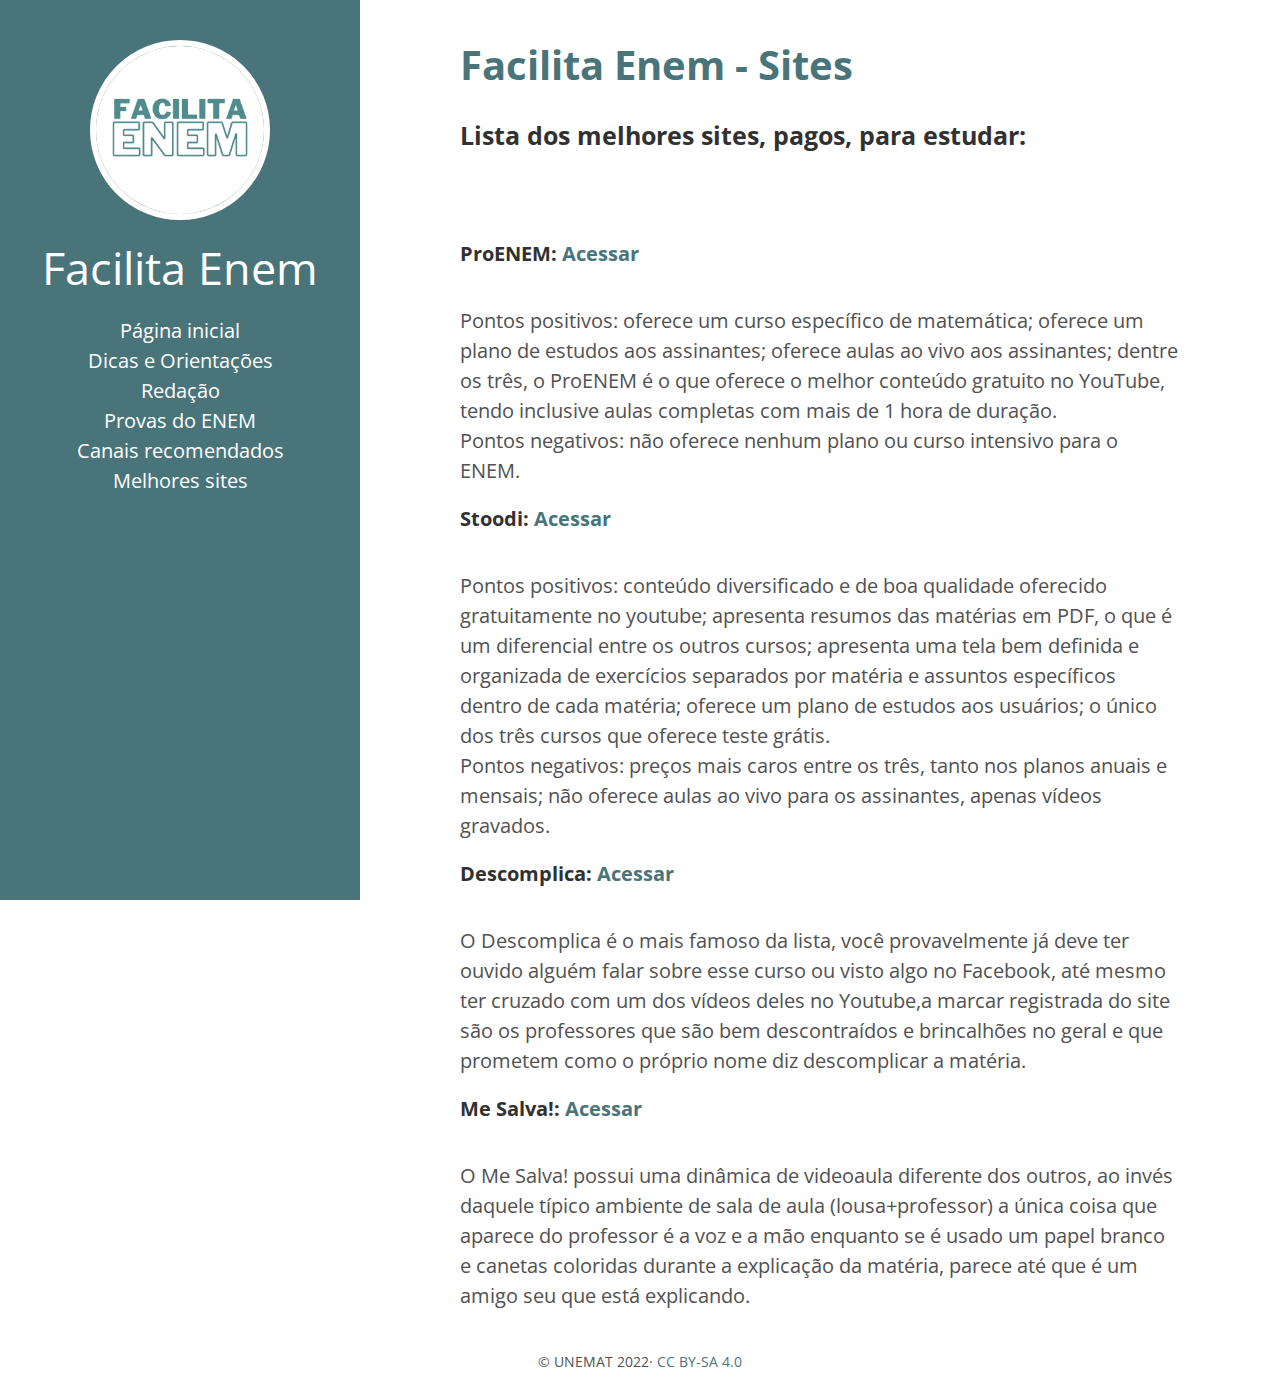
<file: sites.html>
<!DOCTYPE html>
<html xmlns="http://www.w3.org/1999/xhtml" xml:lang="en" lang="en">

<head>
    <meta http-equiv="content-type" content="text/html; charset=utf-8">
    <meta name="viewport" content="width=device-width, initial-scale=1.0">
    <meta name="generator" content="Hugo 0.64.1" />

    <title>FACILITA ENEM</title>
     <link rel="icon" type="image/x-icon" href="enem2.png">

    <meta name="description" content="" />


    <meta property="og:locale" content="en" />


    <meta property="og:image" content="https://themes.gohugo.io//theme/soho/images/profile.png">


    <meta property="og:type" content="blog" />
    <meta property="og:site_name" content="Facilita Enem" />
    <meta property="og:title" content="Facilita Enem" />
    <meta property="og:description" content="Site com dicas e orientações para você arrebentar no enem" />


    <link type="text/css" rel="stylesheet" href="estilo.css" media="print">

    <link type="text/css" rel="stylesheet" href="estilo2.css">

    <link type="text/css" rel="stylesheet" href="estilo3.css">

    <link rel="stylesheet" href="https://fonts.googleapis.com/css?family=Open+Sans:400,400i,700&display=swap">

    <link rel="stylesheet" href="https://cdnjs.cloudflare.com/ajax/libs/font-awesome/5.12.1/css/all.min.css"
        integrity="sha256-mmgLkCYLUQbXn0B1SRqzHar6dCnv9oZFPEC1g1cwlkk=" crossorigin="anonymous" />

    <link rel="shortcut icon" href="#">

</head>

<body>
    <aside class="sidebar">
        <div class="container">
            <div class="sidebar-about">
                <div class="author-image">
                    <img src="enem.png" class="img-circle img-headshot center" alt="Profile Picture">
                </div>
                <h1>Facilita Enem</h1>
            </div>

            <nav>
                <ul class="sidebar-nav">
                    <li><a href="index.html">Página inicial</a></li>
                    <li><a href="orientacoes.html">Dicas e Orientações</a></li>
                    <li><a href="redação.html">Redação</a></li>
                    <li><a href="provasEnem.html">Provas do ENEM</a></li>
                    <li><a href="canal.html">Canais recomendados</a></li>
                    <li><a href="sites.html">Melhores sites</a></li>
                </ul>
            </nav>

        </div>
    </aside>

    <main class="content container">
        <div class="posts">
            <article class="post">
                <h1 class="post-title">
                    <a>Facilita Enem - Sites</a>
                </h1>

                <div id="meio">
                    <h3>Lista dos melhores sites, pagos, para estudar:</h3><br><br>
                    <div class="bloco_sites">
                        <h5>ProENEM: <a class="list_canais" href="https://proenem.com.br/" target="_blank">Acessar</a>
                        </h5><br>
                        <p> Pontos positivos: oferece um curso específico de matemática; oferece um plano
                            de estudos aos assinantes; oferece aulas ao
                            vivo aos assinantes; dentre os três, o ProENEM
                            é o que oferece o melhor conteúdo gratuito no YouTube, tendo inclusive aulas
                            completas com mais de 1 hora de duração.<br>
                            Pontos negativos: não oferece nenhum plano ou curso intensivo para o ENEM.</p>
                    </div>
                    <div class="bloco_sites">
                        <h5>Stoodi: <a class="list_canais" href="https://www.stoodi.com.br/" target="_blank">Acessar</a>
                        </h5><br>
                        <p>
                            Pontos positivos: conteúdo diversificado e de boa qualidade oferecido
                            gratuitamente no youtube; apresenta resumos das matérias em PDF, o que é um
                            diferencial entre os outros
                            cursos; apresenta uma tela bem definida e organizada de exercícios separados
                            por matéria e assuntos
                            específicos dentro de cada matéria; oferece um plano de estudos aos usuários;
                            o único dos três cursos que
                            oferece teste grátis.

                            <br>

                            Pontos negativos: preços mais caros entre os três, tanto nos planos anuais e
                            mensais; não oferece aulas ao
                            vivo para os assinantes, apenas vídeos gravados.
                        </p>
                    </div>
                    <div class="bloco_sites">
                        <h5>Descomplica: <a class="list_canais" href="https://descomplica.com.br/"
                                target="_blank">Acessar</a>
                        </h5><br>
                        <p>O Descomplica é o mais famoso da lista, você provavelmente já deve ter ouvido alguém
                            falar sobre esse curso ou visto algo no
                            Facebook, até mesmo ter cruzado com um dos vídeos deles no Youtube,a marcar registrada
                            do site são os professores que são
                            bem descontraídos e brincalhões no geral e que prometem como o próprio nome diz
                            descomplicar a matéria.</p>
                    </div>
                    <div class="bloco_sites">
                        <h5>Me Salva!: <a class="list_canais" href="https://mesalva.com/" target="_blank">Acessar</a>
                        </h5><br>
                        <p> O Me Salva! possui uma dinâmica de videoaula diferente dos outros, ao invés daquele
                            típico ambiente de sala de aula
                            (lousa+professor) a única coisa que aparece do professor é a voz e a mão enquanto se
                            é usado um papel branco e
                            canetas coloridas durante a explicação da matéria, parece até que é um amigo seu que
                            está explicando.</p>
                    </div>
                </div>
            </article>
        </div>
    </main>

    <footer>
        <div class="copyright">
            &copy; UNEMAT 2022· <a href="">CC BY-SA 4.0</a>
        </div>
    </footer>

</body>

</html>
</file>
<file: estilo.css>
.sidebar, .post-date {
    display: none !important;
  }
  
  .content {
    margin: 0 auto;
    width: 100%;
    float: none;
    display: initial;
  }
  
  .container {
    width: 100%;
    float: none;
    display: initial;
    padding-left:  1rem;
    padding-right: 1rem;
    margin: 0 auto;
  }
</file>
<file: estilo2.css>
/*
 *                        ___
 *                       /\_ \
 *  _____     ___     ___\//\ \      __
 * /\ '__`\  / __`\  / __`\\ \ \   /'__`\
 * \ \ \_\ \/\ \_\ \/\ \_\ \\_\ \_/\  __/
 *  \ \ ,__/\ \____/\ \____//\____\ \____\
 *   \ \ \/  \/___/  \/___/ \/____/\/____/
 *    \ \_\
 *     \/_/
 *
 * Designed, built, and released under MIT license by @mdo. Learn more at
 * https://github.com/poole/poole.
 */


/*
 * Contents
 *
 * Body resets
 * Custom type
 * Messages
 * Container
 * Masthead
 * Posts and pages
 * Pagination
 * Reverse layout
 * Themes
 */


/*
 * Body resets
 *
 * Update the foundational and global aspects of the page.
 */

 * {
    -webkit-box-sizing: border-box;
       -moz-box-sizing: border-box;
            box-sizing: border-box;
  }
  
  html,
  body {
    margin: 0;
    padding: 0;
  }
  
  html {
    font-family: "Helvetica Neue", Helvetica, Arial, sans-serif;
    font-size: 16px;
    line-height: 1.5;
  }
  @media (min-width: 38em) {
    html {
      font-size: 20px;
    }
  }
  
  body {
    color: #515151;
    background-color: #fff;
    -webkit-text-size-adjust: 100%;
        -ms-text-size-adjust: 100%;
            text-size-adjust: 100%;
  }
  
  /* No `:visited` state is required by default (browsers will use `a`) */
  a {
    color: #227bb9;
    text-decoration: none;
  }
  /* `:focus` is linked to `:hover` for basic accessibility */
  a:hover,
  a:focus {
    text-decoration: underline;
  }
  
  /* Headings */
  h1, h2, h3, h4, h5, h6 {
    margin-bottom: .5rem;
    font-weight: bold;
    line-height: 1.25;
    color: #313131;
    text-rendering: optimizeLegibility;
  }
  h1 {
    font-size: 2rem;
  }
  h2 {
    margin-top: 1rem;
    font-size: 1.5rem;
  }
  h3 {
    margin-top: 1.5rem;
    font-size: 1.25rem;
  }
  h4, h5, h6 {
    margin-top: 1rem;
    font-size: 1rem;
  }
  
  /* Body text */
  p {
    margin-top: 0;
    margin-bottom: 1rem;
  }
  
  strong {
    color: #303030;
  }
  
  
  /* Lists */
  ul, ol, dl {
    margin-top: 0;
    margin-bottom: 1rem;
  }
  
  dt {
    font-weight: bold;
  }
  dd {
    margin-bottom: .5rem;
  }
  
  /* Misc */
  hr {
    position: relative;
    margin: 1.5rem 0;
    border: 0;
    border-top: 1px solid #eee;
    border-bottom: 1px solid #fff;
  }
  
  abbr {
    font-size: 85%;
    font-weight: bold;
    color: #555;
    text-transform: uppercase;
  }
  abbr[title] {
    cursor: help;
    border-bottom: 1px dotted #e5e5e5;
  }
  
  /* Code */
  code,
  pre {
    font-family: Menlo, Monaco, "Courier New", monospace;
  }
  code {
    padding: .25em .5em;
    font-size: 85%;
    color: #b3555e;
    background-color: #f9f9f9;
    border-radius: 3px;
  }
  pre {
    display: block;
    margin-top: 0;
    margin-bottom: 1rem;
    padding: 1rem;
    font-size: .8rem;
    line-height: 1.4;
    white-space: pre;
    white-space: pre-wrap;
    word-break: break-all;
    word-wrap: break-word;
    background-color: #f9f9f9;
  }
  pre code {
    padding: 0;
    font-size: 100%;
    color: inherit;
    background-color: transparent;
  }
  .highlight {
    margin-bottom: 1rem;
    border-radius: 4px;
  }
  .highlight pre {
    margin-bottom: 0;
  }
  
  /* Quotes */
  blockquote {
    padding: .5rem 1rem;
    margin: .8rem 0;
    color: #7a7a7a;
    border-left: .25rem solid #e5e5e5;
  }
  blockquote p:last-child {
    margin-bottom: 0;
  }
  @media (min-width: 30em) {
    blockquote {
      padding-right: 5rem;
      padding-left: 1.25rem;
    }
  }
  
  img {
    display: block;
    margin: 0 0 1rem;
    border-radius: 5px;
    max-width: 100%;
  }
  
  /* Tables */
  table {
    margin-bottom: 1rem;
    width: 100%;
    border: 1px solid #e5e5e5;
    border-collapse: collapse;
  }
  td,
  th {
    padding: .25rem .5rem;
    border: 1px solid #e5e5e5;
  }
  tbody tr:nth-child(odd) td,
  tbody tr:nth-child(odd) th {
    background-color: #f9f9f9;
  }
  
  
  /*
   * Custom type
   *
   * Extend paragraphs with `.lead` for larger introductory text.
   */
  
  .lead {
    font-size: 1.25rem;
    font-weight: 300;
  }
  
  
  /*
   * Messages
   *
   * Show alert messages to users. You may add it to single elements like a `<p>`,
   * or to a parent if there are multiple elements to show.
   */
  
  .message {
    margin-bottom: 1rem;
    padding: 1rem;
    color: #717171;
    background-color: #f9f9f9;
  }
  
  
  /*
   * Container
   *
   * Center the page content.
   */
  
  .container {
    max-width: 38rem;
    padding-left:  1rem;
    padding-right: 1rem;
    margin-left:  auto;
    margin-right: auto;
  }
  
  
  /*
   * Masthead
   *
   * Super small header above the content for site name and short description.
   */
  
  .masthead {
    padding-top:    1rem;
    padding-bottom: 1rem;
    margin-bottom: 3rem;
  }
  .masthead-title {
    margin-top: 0;
    margin-bottom: 0;
    color: #505050;
  }
  .masthead-title a {
    color: #505050;
  }
  .masthead-title small {
    font-size: 75%;
    font-weight: 400;
    color: #c0c0c0;
    letter-spacing: 0;
  }
  
  
  /*
   * Posts and pages
   *
   * Each post is wrapped in `.post` and is used on default and post layouts. Each
   * page is wrapped in `.page` and is only used on the page layout.
   */
  
  .page,
  .post {
    margin-bottom: 2em;
  }
  
  /* Blog post or page title */
  .page-title,
  .post-title,
  .post-title a {
    color: #303030;
  }
  .page-title,
  .post-title {
    margin-top: 0;
  }
  
  /* Meta data line below post title */
  .post-date {
    display: block;
    margin-top: -.5rem;
    margin-bottom: 1rem;
    color: #757575;
  }
  
  /* Related posts */
  .related {
    padding-top: 2rem;
    padding-bottom: 2rem;
    border-top: 1px solid #eee;
  }
  .related-posts {
    padding-left: 0;
    list-style: none;
  }
  .related-posts h3 {
    margin-top: 0;
  }
  .related-posts li small {
    font-size: 75%;
    color: #999;
  }
  .related-posts li a:hover {
    color: #227bb9;
    text-decoration: none;
  }
  .related-posts li a:hover small {
    color: inherit;
  }
  
  
  /*
   * Pagination
   *
   * Super lightweight (HTML-wise) blog pagination. `span`s are provide for when
   * there are no more previous or next posts to show.
   */
  
  .pagination {
    overflow: hidden; /* clearfix */
    margin-left: -1rem;
    margin-right: -1rem;
    font-family: "PT Sans", Helvetica, Arial, sans-serif;
    color: #ccc;
    text-align: center;
  }
  
  /* Pagination items can be `span`s or `a`s */
  .pagination-item {
    display: block;
    padding: 1rem;
    border: 1px solid #eee;
  }
  .pagination-item:first-child {
    margin-bottom: -1px;
  }
  
  /* Only provide a hover state for linked pagination items */
  a.pagination-item:hover {
    background-color: #f5f5f5;
  }
  
  @media (min-width: 30em) {
    .pagination {
      margin: 3rem 0;
    }
    .pagination-item {
      float: left;
      width: 50%;
    }
    .pagination-item:first-child {
      margin-bottom: 0;
      border-top-left-radius:    4px;
      border-bottom-left-radius: 4px;
    }
    .pagination-item:last-child {
      margin-left: -1px;
      border-top-right-radius:    4px;
      border-bottom-right-radius: 4px;
    }
  }
</file>
<file: estilo3.css>
/*
 *  __                  __
 * /\ \                /\ \
 * \ \ \___   __  __   \_\ \     __
 *  \ \  _ `\/\ \/\ \  /'_` \  /'__`\
 *   \ \ \ \ \ \ \_\ \/\ \_\ \/\  __/
 *    \ \_\ \_\/`____ \ \___,_\ \____\
 *     \/_/\/_/`/___/> \/__,_ /\/____/
 *                /\___/
 *                \/__/
 *
 * Designed, built, and released under MIT license by @mdo. Learn more at
 * https://github.com/poole/hyde.
 */


/*
 * Contents
 *
 * Global resets
 * Sidebar
 * Container
 * Reverse layout
 * Themes
 */


/*
 * Global resets
 *
 * Update the foundational and global aspects of the page.
 */

 html {
    font-family: 'Open Sans', 'Roboto', Helvetica, Arial, sans-serif;
  }
  @media (min-width: 48em) {
    html {
      font-size: 16px;
    }
  }
  @media (min-width: 58em) {
    html {
      font-size: 20px;
    }
  }
  
  
  /*
   * Sidebar
   *
   * Flexible banner for housing site name, intro, and "footer" content. Starts
   * out above content in mobile and later moves to the side with wider viewports.
   */
  
  .sidebar {
    text-align: center;
    padding: 2rem 1rem;
    color: rgba(255,255,255,.5);
    background-color: #202020;
  }
  @media (min-width: 48em) {
    .sidebar {
      position: fixed;
      top: 0;
      left: 0;
      bottom: 0;
      width: 18rem;
    }
  }
  
  /* Sidebar links */
  .sidebar a {
    color: #fff;
  }
  
  /* About section */
  .sidebar-about h1 {
    color: #fff;
    margin-top: 0;
    font-size: 2.25rem;
    font-weight: 400;
  }
  
  /* Sidebar nav */
  .sidebar-nav {
    padding-left: 0;
    list-style: none;
  }
  .sidebar-nav-item {
    display: block;
  }
  a.sidebar-nav-item:hover,
  a.sidebar-nav-item:focus {
    text-decoration: underline;
  }
  .sidebar-nav-item.active {
    font-weight: bold;
  }
  
  /* Container
   *
   * Align the contents of the site above the proper threshold with some margin-fu
   * with a 25%-wide `.sidebar`.
   */
  
  .content {
    padding-top:    2rem;
    padding-bottom: 2rem;
    min-height: 50%;
  }
  
  
  html,
  body {
    height: 100%;
    width: 100%;
  }
  
  .copyright {
    font-size: .7rem;
    text-align: center;
  }
  
  footer {
    height: 40px;
  }
  
  
  @media (min-width: 48em) {
    .content {
      max-width: 38rem;
      margin-left: 20rem;
      margin-right: 2rem;
      margin-bottom: -40px;
      min-height: 100%;
    }
  }
  
  @media (min-width: 64em) {
    .content {
      margin-left: 22rem;
      margin-right: 4rem;
    }
  }
  
  .img-circle {
    border-radius: 50%;
  }
  
  .img-headshot {
    border: 6px solid #fff;
    height: 180px;
    width: 180px;
  }
  
  .center {
    display: block;
    margin-left: auto;
    margin-right: auto;
  }
  
  .sidebar {
    background-color: #49757a;
    color: #fff;
  }
  
  .sidebar a,
  .sidebar-about h1 {
    color: #fff;
  }
  
  footer a,
  .content a,
  .related-posts li a:hover {
    color: #49757a;
  }
  
  .read-more-link {
    margin-top: 1rem;
  }
  
  .read-more-link a {
    padding: 8px 16px;
    border: 1px solid;
    border-color: #49757a;
    border-radius: 4px;
  }
  
  .read-more-link a:hover {
    text-decoration: none;
  }
  
  .pull-right {
    float: right;
  }
  
  ul.posts {
    list-style: none;
  }
  
  .social-icons,
  .sidebar nav {
    margin-top: 1rem;
  }
  
  .social-icons a,
  .social-icons a:hover,
  .social-icons a:focus {
    text-decoration: none !important;
  }
</file>
